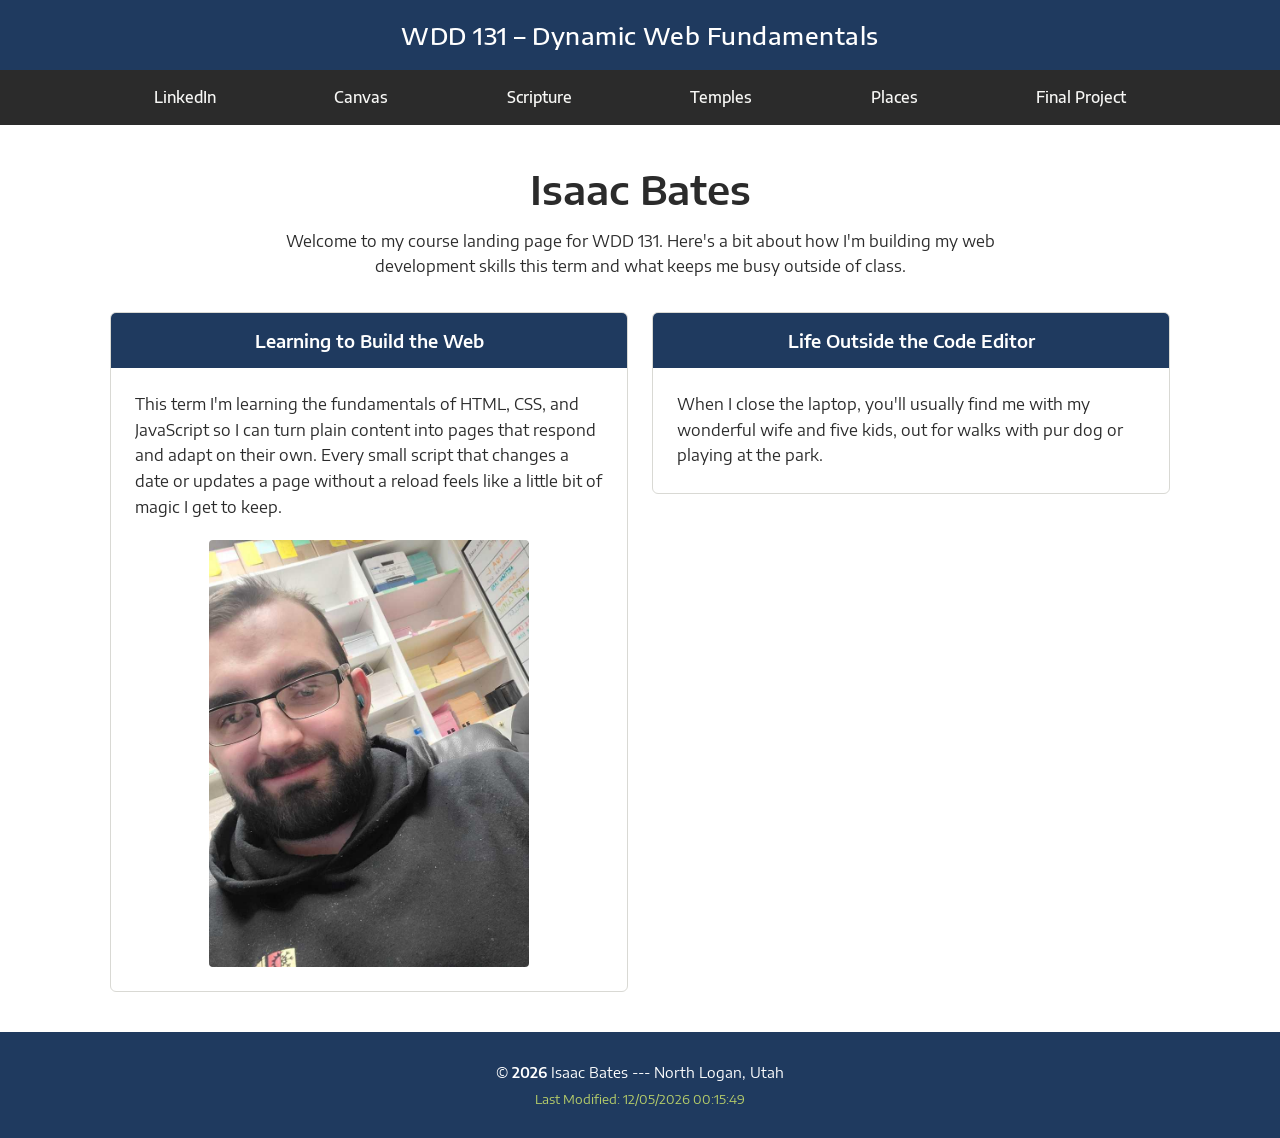
<file: index.html>
<!DOCTYPE html>
<html lang="en">
<head>
  <meta charset="UTF-8">
  <meta name="viewport" content="width=device-width, initial-scale=1.0">
  <title>WDD 131 – Dynamic Web Fundamentals – Isaac Bates</title>
  <meta name="description" content="WDD 131 – Dynamic Web Fundamentals course landing page for Isaac Bates, learning HTML, CSS, and JavaScript fundamentals.">
  <meta name="author" content="Isaac Bates">

  <link rel="preconnect" href="https://fonts.googleapis.com">
  <link rel="preconnect" href="https://fonts.gstatic.com" crossorigin>
  <link href="https://fonts.googleapis.com/css2?family=Encode+Sans+Semi+Expanded:wght@400;500;600;700&display=swap" rel="stylesheet">

  <link rel="stylesheet" href="styles/base.css">
  <script src="scripts/getdates.js" defer></script>
</head>
<body>

  <header>
    <span id="course-title">WDD 131 – Dynamic Web Fundamentals</span>
    <nav>
      <ul>
        <li><a href="https://www.linkedin.com/in/isaac-bates843431" target="_blank" rel="noopener">LinkedIn</a></li>
        <li><a href="https://byupw.instructure.com/" target="_blank" rel="noopener">Canvas</a></li>
        <li><a href="https://www.churchofjesuschrist.org/study/scriptures/bofm/2-ne/2?lang=eng&id=p25#p25" target="_blank" rel="noopener">Scripture</a></li>
        <li><a href="temples.html" target="_blank" rel="noopener">Temples</a></li>
        <li><a href="place.html" target="_blank" rel="noopener">Places</a></li>
        <li><a href="final-project/index.html">Final Project</a></li>
      </ul>
    </nav>
  </header>

  <main>
    <h1>Isaac Bates</h1>
    <p class="intro">Welcome to my course landing page for WDD 131. Here's a bit about how I'm building my web development skills this term and what keeps me busy outside of class.</p>

    <div class="cards-grid">
      <section class="card">
        <h2>Learning to Build the Web</h2>
        <div class="card-body">
          <p>This term I'm learning the fundamentals of HTML, CSS, and JavaScript so I can turn plain content into pages that respond and adapt on their own. Every small script that changes a date or updates a page without a reload feels like a little bit of magic I get to keep.</p>
          <img src="images/profile.jpg" alt="Isaac Bates Profile picture" width="320" height="320" loading="lazy">
        </div>
      </section>

      <section class="card">
        <h2>Life Outside the Code Editor</h2>
        <div class="card-body">
          <p>When I close the laptop, you'll usually find me with my wonderful wife and five kids, out for walks with pur dog or playing at the park.</p>
        </div>
      </section>
    </div>
  </main>

  <footer>
    <p>&copy; <span id="currentyear"></span> Isaac Bates --- North Logan, Utah</p>
    <p id="lastModified"></p>
  </footer>

</body>
</html>
</file>
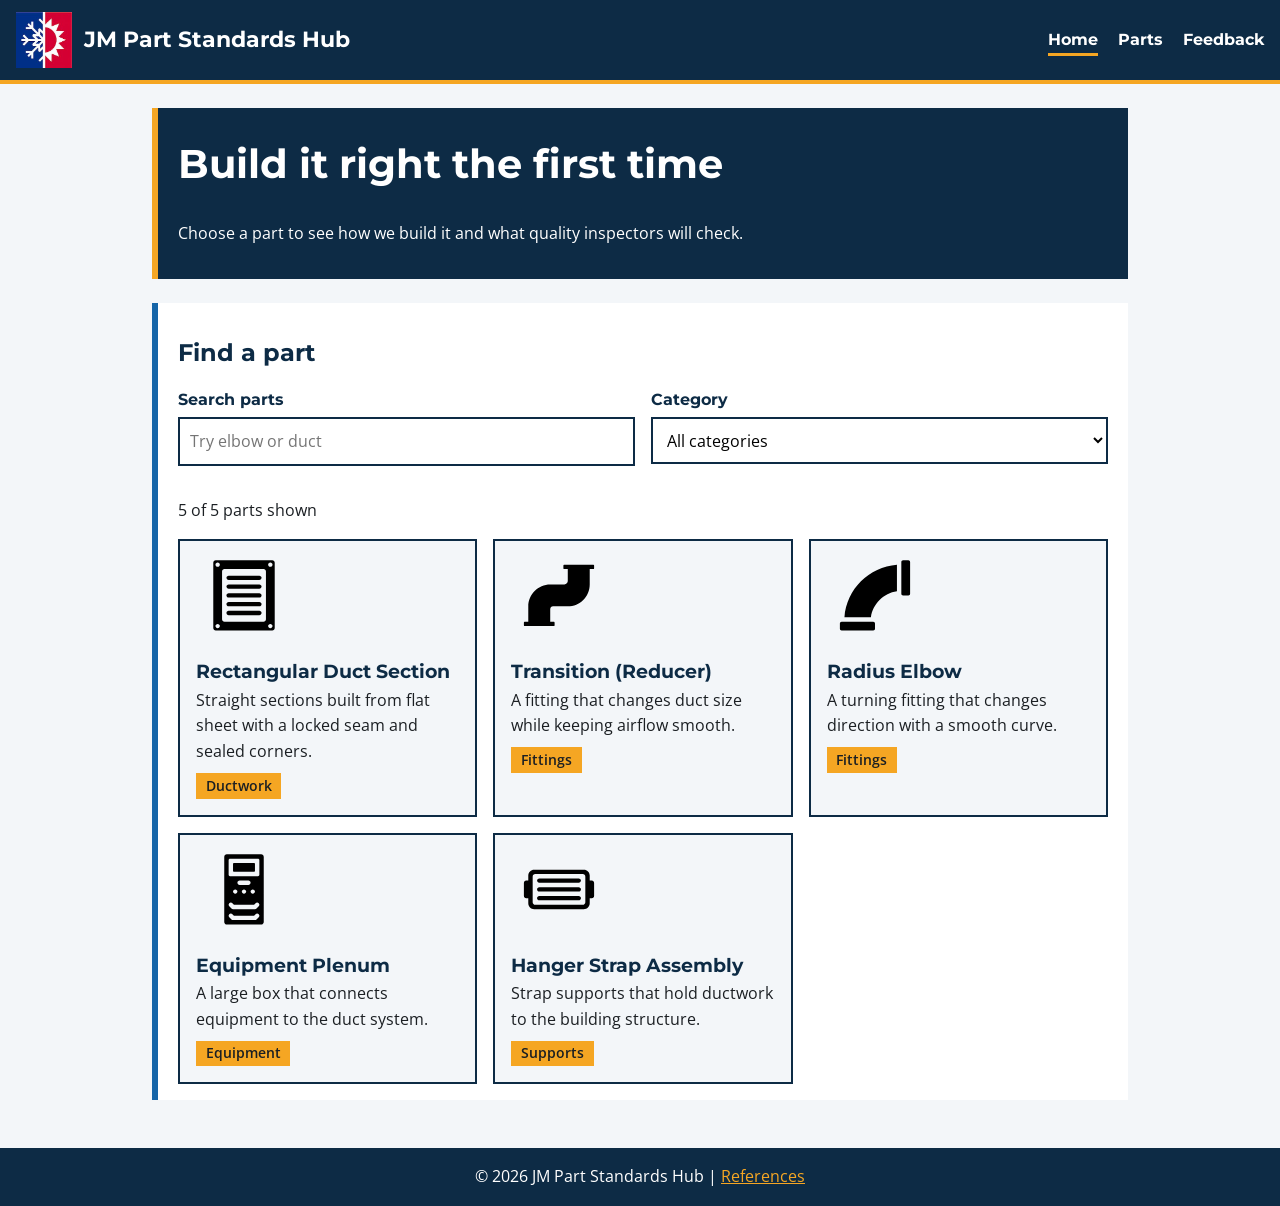
<file: project/index.html>
<!DOCTYPE html>
<html lang="en">
<head>
  <meta charset="UTF-8">
  <meta name="viewport" content="width=device-width, initial-scale=1">
  <meta name="description" content="Pick a part and see the build standards and quality requirements for it.">
  <title>JM Part Standards Hub | Home</title>
  <link rel="icon" href="images/logo.jpg" type="image/jpeg">
  <link rel="preconnect" href="https://fonts.googleapis.com">
  <link rel="preconnect" href="https://fonts.gstatic.com" crossorigin>
  <link href="https://fonts.googleapis.com/css2?family=Montserrat:wght@600;700&family=Open+Sans:wght@400;600&display=swap" rel="stylesheet">
  <link rel="stylesheet" href="styles/main.css">
</head>
<body data-page="home">
  <header>
    <a class="brand" href="index.html"><img src="images/logo.jpg" alt="" width="56" height="56"><span>JM Part Standards Hub</span></a>
    <nav aria-label="Main">
      <ul>
        <li><a href="index.html" aria-current="page">Home</a></li>
        <li><a href="index.html#parts">Parts</a></li>
        <li><a href="contact.html">Feedback</a></li>
      </ul>
    </nav>
  </header>
  <main>
    <section class="hero">
      <h1>Build it right the first time</h1>
      <p>Choose a part to see how we build it and what quality inspectors will check.</p>
    </section>
    <section id="recent" hidden>
      <h2>Recently viewed</h2>
      <ul id="recent-list" class="inline-list"></ul>
    </section>
    <section id="parts">
      <h2>Find a part</h2>
      <form class="filters" role="search" onsubmit="return false">
        <div>
          <label for="search">Search parts</label>
          <input type="search" id="search" name="search" placeholder="Try elbow or duct">
        </div>
        <div>
          <label for="category">Category</label>
          <select id="category" name="category"></select>
        </div>
      </form>
      <p id="status" role="status"></p>
      <ul id="part-list" class="grid"></ul>
    </section>
  </main>
  <footer>
    <p>&copy; 2026 JM Part Standards Hub | <a href="references.html">References</a></p>
  </footer>
  <script src="scripts/parts.js"></script>
  <script src="scripts/main.js"></script>
</body>
</html>
</file>
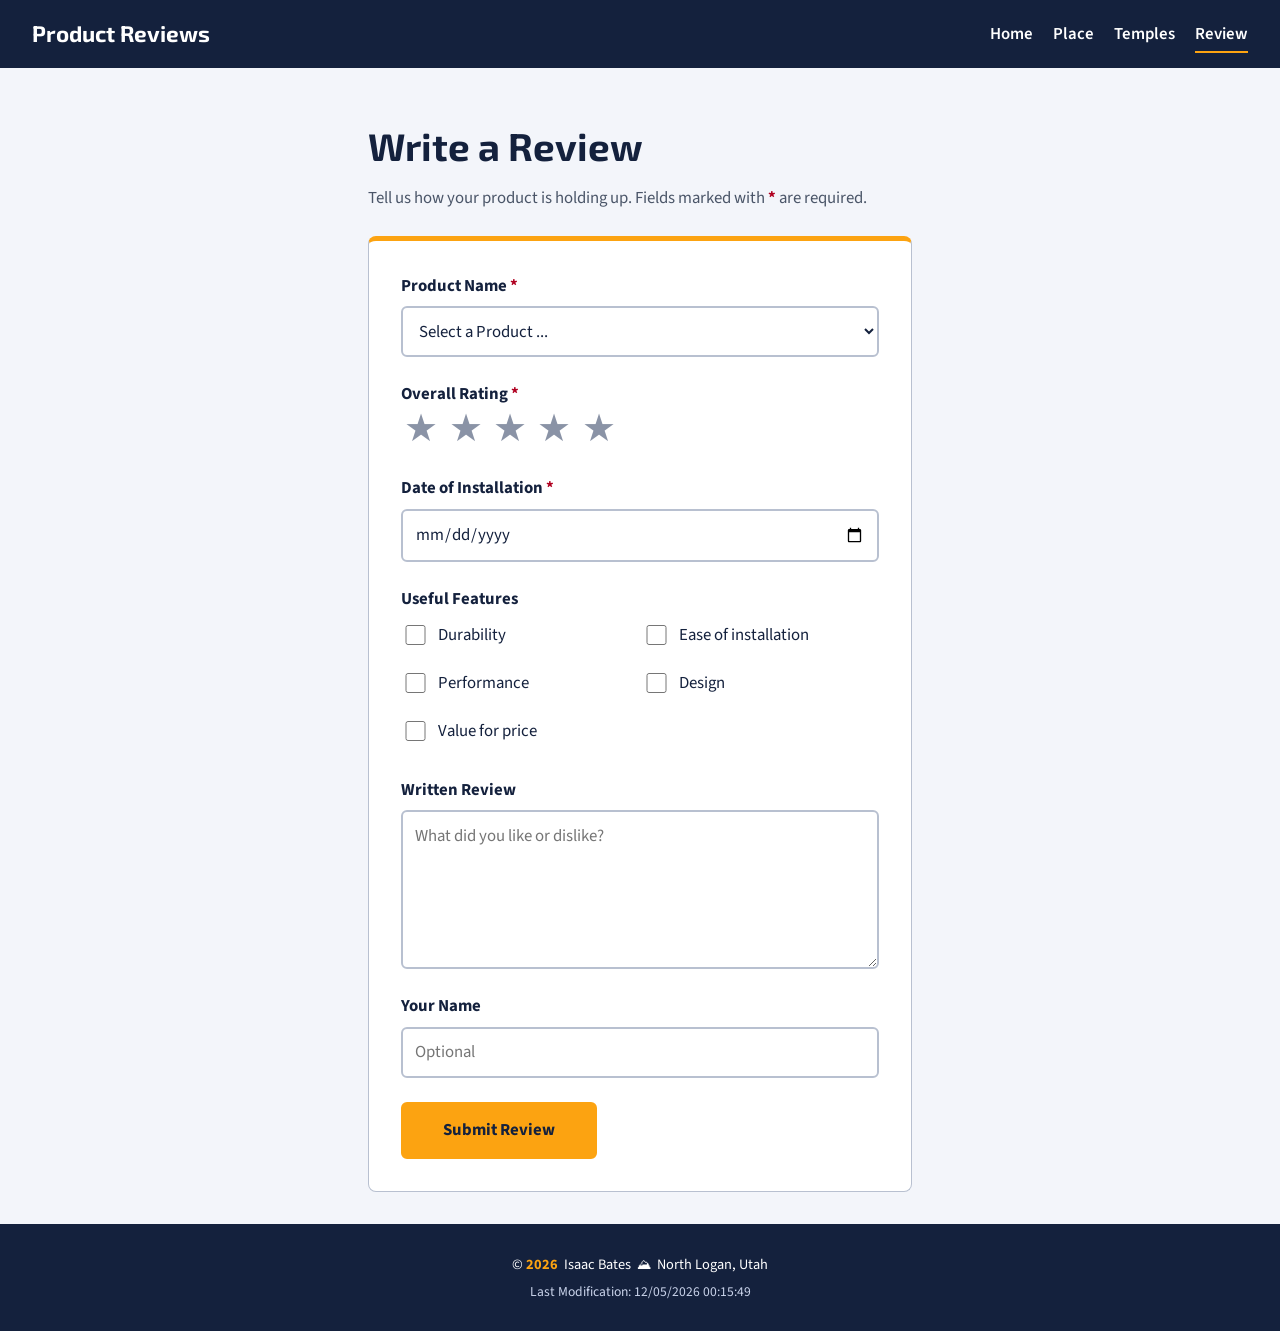
<file: form.html>
<!DOCTYPE html>
<html lang="en">
<head>
  <meta charset="UTF-8">
  <meta name="viewport" content="width=device-width, initial-scale=1.0">
  <title>Product Review Form | WDD 131 – Isaac Bates</title>
  <meta name="description" content="Share your experience with a product by submitting a review. Built for WDD 131 – Dynamic Web Fundamentals by Isaac Bates.">
  <meta name="author" content="Isaac Bates">

  <link rel="preconnect" href="https://fonts.googleapis.com">
  <link rel="preconnect" href="https://fonts.gstatic.com" crossorigin>
  <link href="https://fonts.googleapis.com/css2?family=Exo+2:wght@600;700&family=Source+Sans+3:wght@400;600;700&display=swap" rel="stylesheet">

  <link rel="stylesheet" href="styles/form.css">
  <script src="scripts/products.js" defer></script>
  <script src="scripts/form.js" defer></script>
</head>
<body>

  <header>
    <span class="site-title">Product Reviews</span>
    <nav>
      <ul>
        <li><a href="index.html">Home</a></li>
        <li><a href="place.html">Place</a></li>
        <li><a href="filtered-temples.html">Temples</a></li>
        <li><a href="form.html" aria-current="page">Review</a></li>
      </ul>
    </nav>
  </header>

  <main>
    <h1>Write a Review</h1>
    <p class="lead">Tell us how your product is holding up. Fields marked with <span class="req" aria-hidden="true">*</span><span class="visually-hidden">an asterisk</span> are required.</p>

    <form action="review.html" method="get">

      <div class="field">
        <label for="productName">Product Name <span class="req" aria-hidden="true">*</span></label>
        <select id="productName" name="productName" required>
          <option value="" disabled selected>Select a Product ...</option>
        </select>
      </div>

      <fieldset class="field rating">
        <legend>Overall Rating <span class="req" aria-hidden="true">*</span></legend>
        <div class="stars">
          <span class="star">
            <input type="radio" id="rating1" name="rating" value="1" required>
            <label for="rating1"><span class="visually-hidden">1 star</span><span aria-hidden="true">&starf;</span></label>
          </span>
          <span class="star">
            <input type="radio" id="rating2" name="rating" value="2" required>
            <label for="rating2"><span class="visually-hidden">2 stars</span><span aria-hidden="true">&starf;</span></label>
          </span>
          <span class="star">
            <input type="radio" id="rating3" name="rating" value="3" required>
            <label for="rating3"><span class="visually-hidden">3 stars</span><span aria-hidden="true">&starf;</span></label>
          </span>
          <span class="star">
            <input type="radio" id="rating4" name="rating" value="4" required>
            <label for="rating4"><span class="visually-hidden">4 stars</span><span aria-hidden="true">&starf;</span></label>
          </span>
          <span class="star">
            <input type="radio" id="rating5" name="rating" value="5" required>
            <label for="rating5"><span class="visually-hidden">5 stars</span><span aria-hidden="true">&starf;</span></label>
          </span>
        </div>
      </fieldset>

      <div class="field">
        <label for="installdate">Date of Installation <span class="req" aria-hidden="true">*</span></label>
        <input type="date" id="installdate" name="installdate" required>
      </div>

      <fieldset class="field">
        <legend>Useful Features</legend>
        <div class="checks">
          <div class="check">
            <input type="checkbox" id="feature-durability" name="features" value="Durability">
            <label for="feature-durability">Durability</label>
          </div>
          <div class="check">
            <input type="checkbox" id="feature-install" name="features" value="Ease of installation">
            <label for="feature-install">Ease of installation</label>
          </div>
          <div class="check">
            <input type="checkbox" id="feature-performance" name="features" value="Performance">
            <label for="feature-performance">Performance</label>
          </div>
          <div class="check">
            <input type="checkbox" id="feature-design" name="features" value="Design">
            <label for="feature-design">Design</label>
          </div>
          <div class="check">
            <input type="checkbox" id="feature-value" name="features" value="Value for price">
            <label for="feature-value">Value for price</label>
          </div>
        </div>
      </fieldset>

      <div class="field">
        <label for="review">Written Review</label>
        <textarea id="review" name="review" rows="5" placeholder="What did you like or dislike?"></textarea>
      </div>

      <div class="field">
        <label for="username">Your Name</label>
        <input type="text" id="username" name="username" autocomplete="name" placeholder="Optional">
      </div>

      <input type="submit" value="Submit Review">
    </form>
  </main>

  <footer>
    <p>&copy; <span id="currentyear"></span> &nbsp;Isaac Bates &nbsp;⛰&nbsp; North Logan, Utah</p>
    <p id="lastModified"></p>
  </footer>

</body>
</html>
</file>
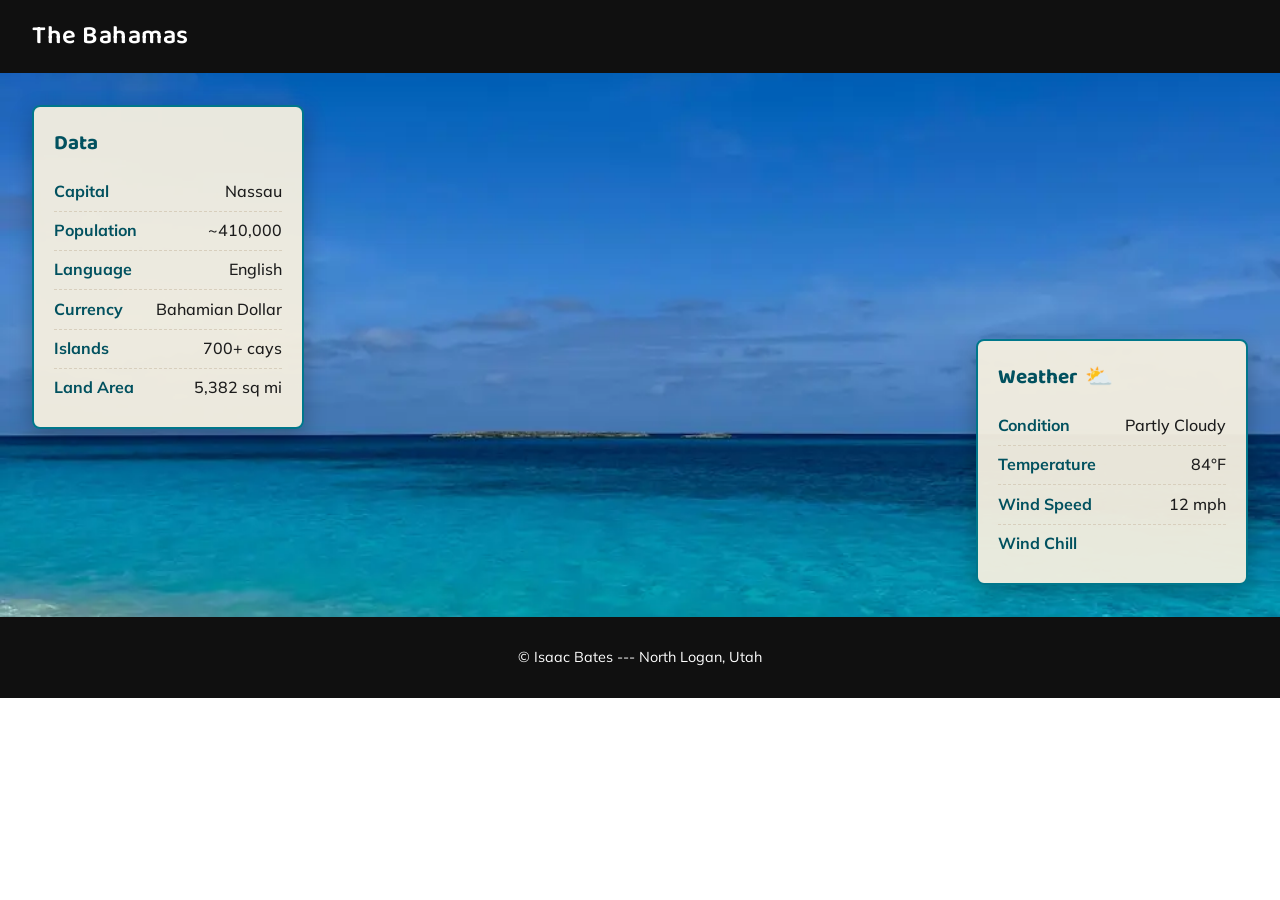
<file: place.html>
<!DOCTYPE html>
<html lang="en">
<head>
  <meta charset="UTF-8">
  <meta name="viewport" content="width=device-width, initial-scale=1.0">
  <title>The Bahamas | WDD 131 – Isaac Bates</title>
  <meta name="description" content="A page about the Bahamas, a place I've visited, built for WDD 131 – Dynamic Web Fundamentals by Isaac Bates.">
  <meta name="author" content="Isaac Bates">

  <link rel="preconnect" href="https://fonts.googleapis.com">
  <link rel="preconnect" href="https://fonts.gstatic.com" crossorigin>
  <link href="https://fonts.googleapis.com/css2?family=Baloo+2:wght@500;600;700&family=Mulish:wght@400;500;600;700&display=swap" rel="stylesheet">

  <link rel="stylesheet" href="styles/place.css">
  <script src="scripts/place.js" defer></script>
</head>
<body>

  <header>
    <h1 class="page-title">The Bahamas</h1>
  </header>

  <main>

    <section class="hero" aria-labelledby="hero-heading">
      <h2 id="hero-heading" class="visually-hidden">Hero image and key facts</h2>

      <picture>
        <source media="(min-width: 640px)" srcset="images/hero-bahamas-wide.webp 1200w" sizes="(min-width: 640px) 100vw, 100vw">
        <img src="images/hero-bahamas-mobile.webp" srcset="images/hero-bahamas-mobile.webp 900w, images/hero-bahamas-wide.webp 1600w" sizes="100vw" alt="Turquoise water, white sand, and leaning palm trees on a Bahamian beach" width="1600" height="700">
      </picture>

      <div class="info-boxes">
        <aside class="info-box data-box" id="data">
          <h2>Data</h2>
          <dl>
            <div><dt>Capital</dt><dd>Nassau</dd></div>
            <div><dt>Population</dt><dd>~410,000</dd></div>
            <div><dt>Language</dt><dd>English</dd></div>
            <div><dt>Currency</dt><dd>Bahamian Dollar</dd></div>
            <div><dt>Islands</dt><dd>700+ cays</dd></div>
            <div><dt>Land Area</dt><dd>5,382 sq mi</dd></div>
          </dl>
        </aside>

        <aside class="info-box weather-box" id="weather">
          <h2>Weather</h2>
          <img class="weather-icon-mobile" src="images/weather-icon.svg" alt="Partly cloudy weather icon" width="48" height="48">
          <dl>
            <div><dt>Condition</dt><dd>Partly Cloudy</dd></div>
            <div><dt>Temperature</dt><dd id="temperature">84&deg;F</dd></div>
            <div><dt>Wind Speed</dt><dd id="windspeed">12 mph</dd></div>
            <div><dt>Wind Chill</dt><dd id="windchill"></dd></div>
          </dl>
        </aside>
      </div>
    </section>

  </main>

  <footer>
    <p>&copy; <span id="currentyear"></span> Isaac Bates --- North Logan, Utah</p>
    <p id="lastModified"></p>
  </footer>

</body>
</html>
</file>
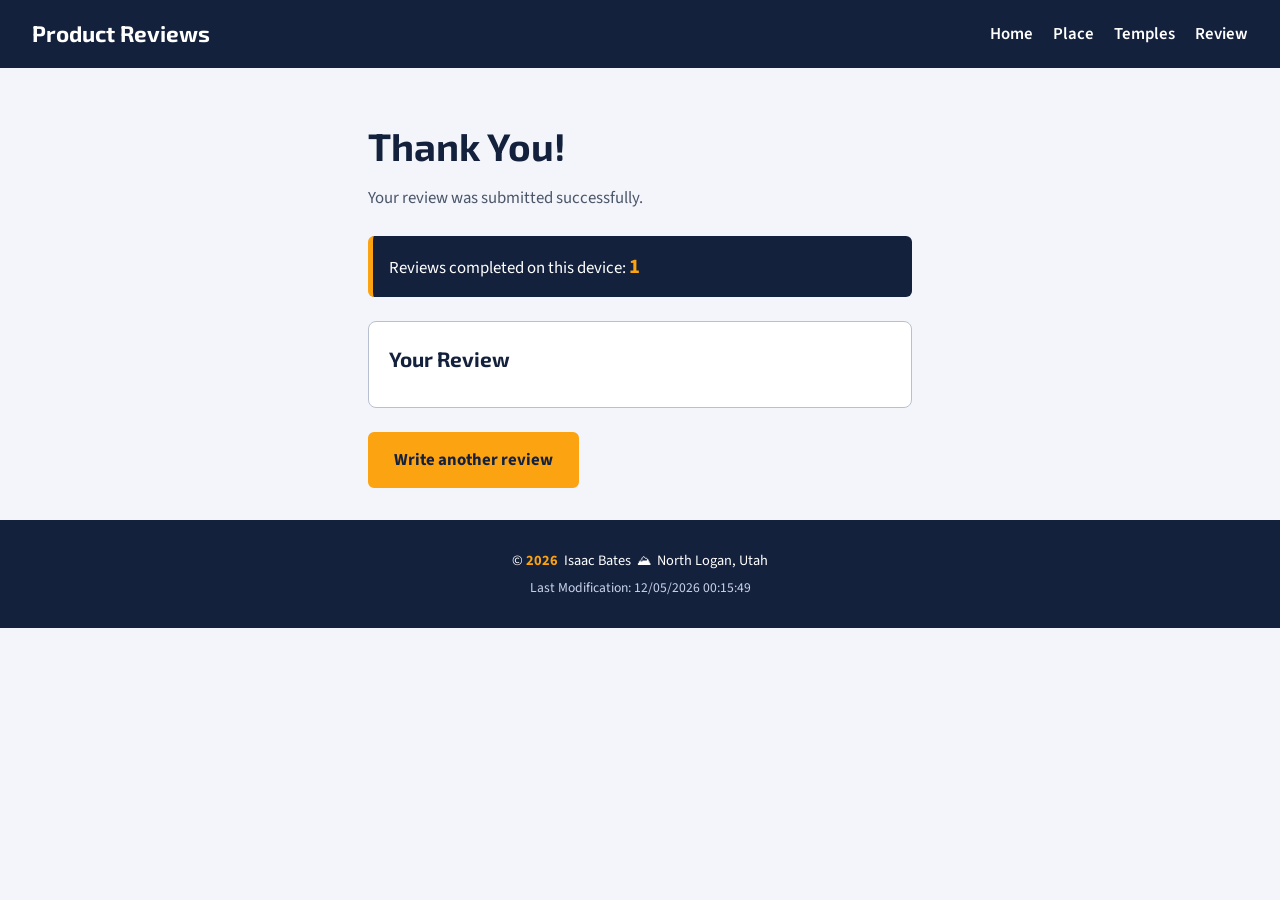
<file: review.html>
<!DOCTYPE html>
<html lang="en">
<head>
  <meta charset="UTF-8">
  <meta name="viewport" content="width=device-width, initial-scale=1.0">
  <title>Review Submitted | WDD 131 – Isaac Bates</title>
  <meta name="description" content="Confirmation that your product review was submitted. Built for WDD 131 – Dynamic Web Fundamentals by Isaac Bates.">
  <meta name="author" content="Isaac Bates">

  <link rel="preconnect" href="https://fonts.googleapis.com">
  <link rel="preconnect" href="https://fonts.gstatic.com" crossorigin>
  <link href="https://fonts.googleapis.com/css2?family=Exo+2:wght@600;700&family=Source+Sans+3:wght@400;600;700&display=swap" rel="stylesheet">

  <link rel="stylesheet" href="styles/form.css">
  <script src="scripts/products.js" defer></script>
  <script src="scripts/review.js" defer></script>
</head>
<body>

  <header>
    <span class="site-title">Product Reviews</span>
    <nav>
      <ul>
        <li><a href="index.html">Home</a></li>
        <li><a href="place.html">Place</a></li>
        <li><a href="filtered-temples.html">Temples</a></li>
        <li><a href="form.html">Review</a></li>
      </ul>
    </nav>
  </header>

  <main>
    <h1>Thank You!</h1>
    <p class="lead">Your review was submitted successfully.</p>

    <p class="counter">Reviews completed on this device: <strong id="review-count">0</strong></p>

    <section class="summary-card" aria-labelledby="summary-heading">
      <h2 id="summary-heading">Your Review</h2>
      <dl id="summary"></dl>
    </section>

    <p><a class="button-link" href="form.html">Write another review</a></p>
  </main>

  <footer>
    <p>&copy; <span id="currentyear"></span> &nbsp;Isaac Bates &nbsp;⛰&nbsp; North Logan, Utah</p>
    <p id="lastModified"></p>
  </footer>

</body>
</html>
</file>
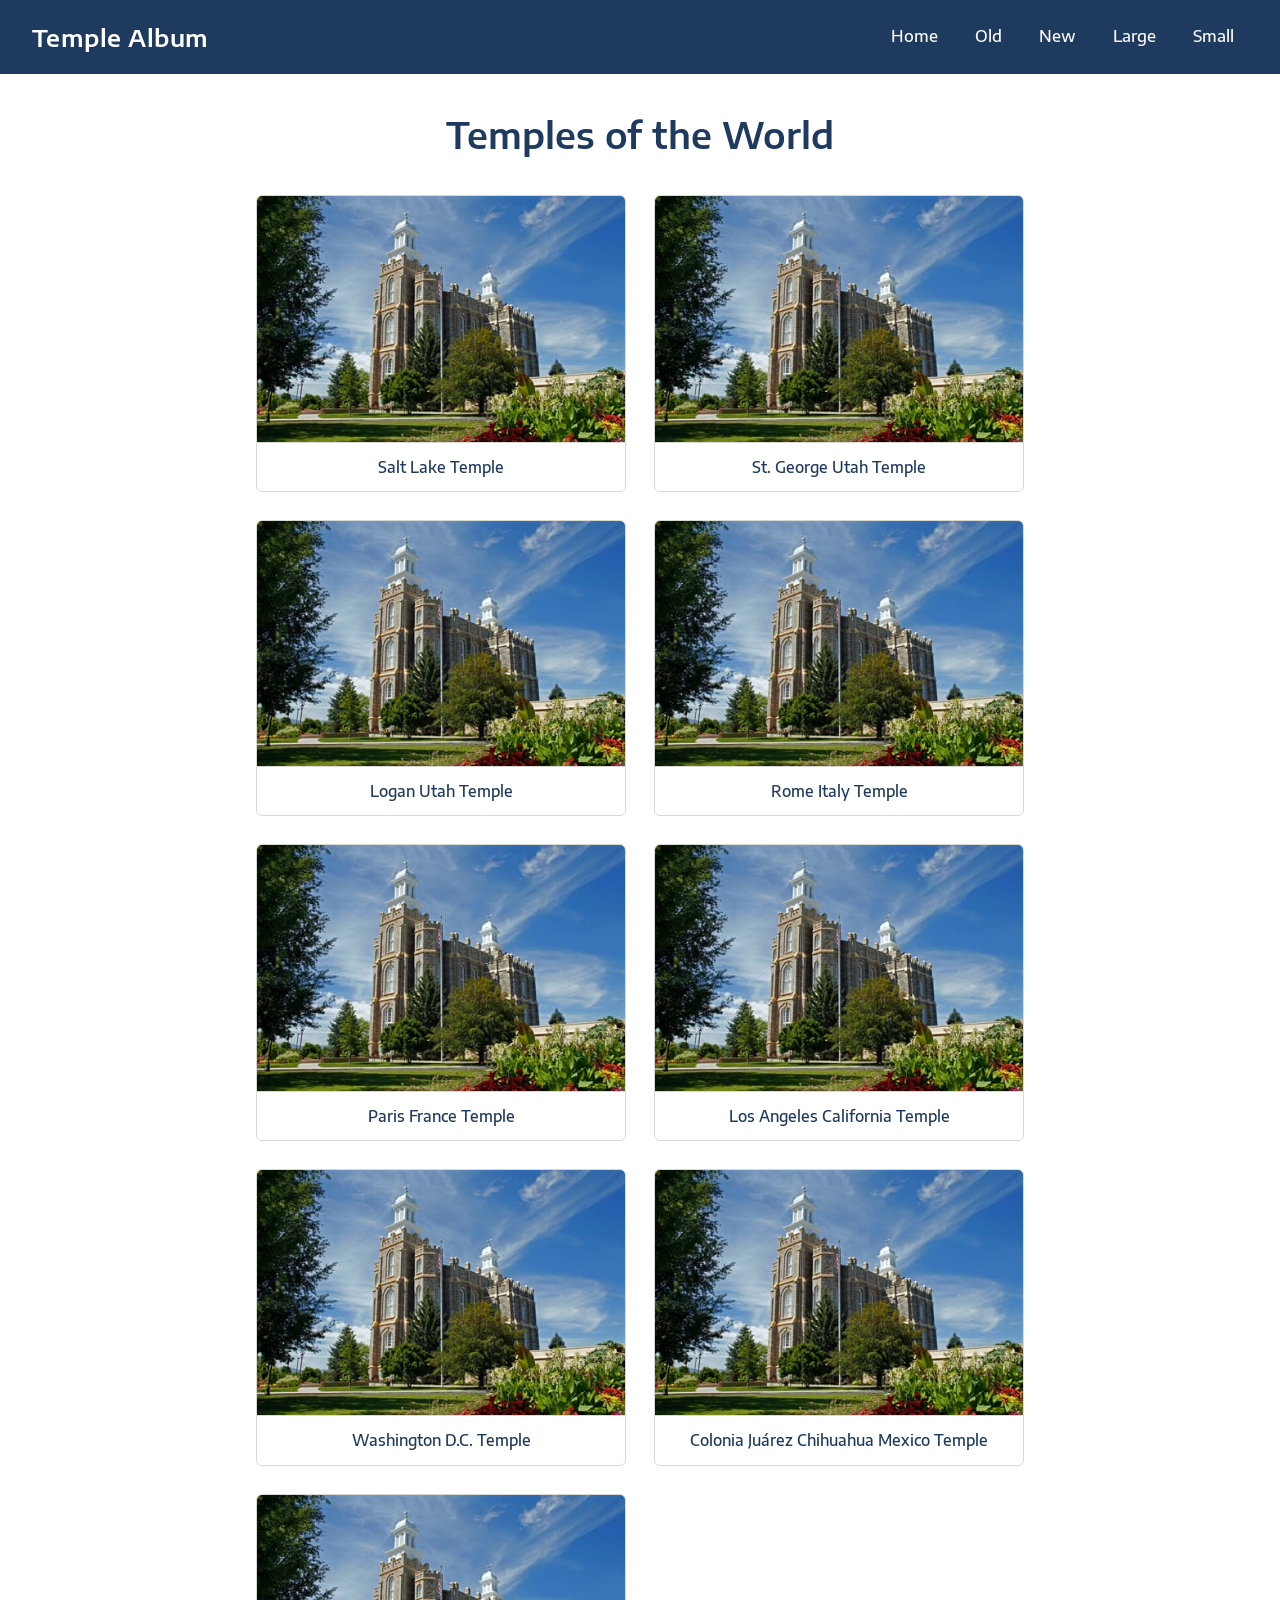
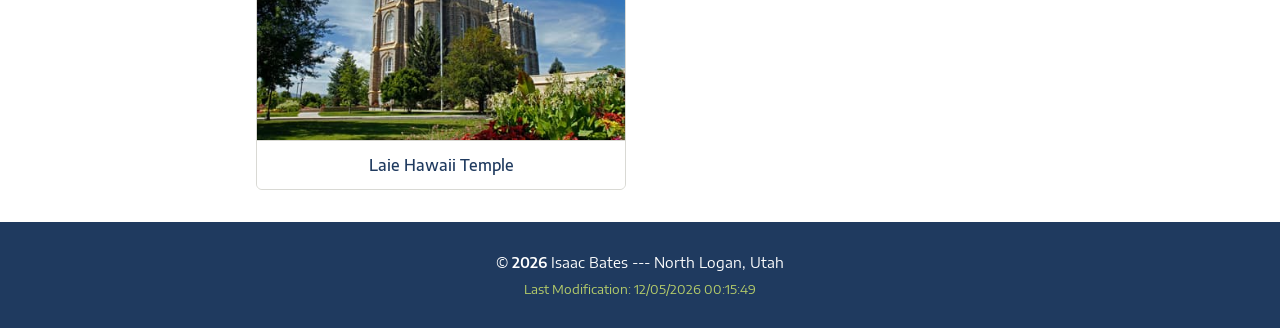
<file: temples.html>
<!DOCTYPE html>
<html lang="en">
<head>
  <meta charset="UTF-8">
  <meta name="viewport" content="width=device-width, initial-scale=1.0">
  <title>Temple Album | WDD 131 – Isaac Bates</title>
  <meta name="description" content="A responsive temple picture album built for WDD 131 – Dynamic Web Fundamentals by Isaac Bates, featuring temples from around the world.">
  <meta name="author" content="Isaac Bates">

  <link rel="preconnect" href="https://fonts.googleapis.com">
  <link rel="preconnect" href="https://fonts.gstatic.com" crossorigin>
  <link href="https://fonts.googleapis.com/css2?family=Encode+Sans+Semi+Expanded:wght@400;500;600;700&display=swap" rel="stylesheet">

  <link rel="stylesheet" href="styles/temples.css">
  <link rel="stylesheet" href="styles/temples-large.css">
  <script src="scripts/temples.js" defer></script>
</head>
<body>

  <header>
    <span class="site-title">Temple Album</span>
    <button id="menu" aria-label="Toggle navigation menu" aria-expanded="false" aria-controls="primary-nav"></button>
    <nav id="primary-nav">
      <ul>
        <li><a href="index.html">Home</a></li>
        <li><a href="#old">Old</a></li>
        <li><a href="#new">New</a></li>
        <li><a href="#large">Large</a></li>
        <li><a href="#small">Small</a></li>
      </ul>
    </nav>
  </header>

  <main>
    <h1>Temples of the World</h1>

    <div class="album">
      <figure>
        <img src="images/temple-placeholder.jpg" alt="Salt Lake Temple" width="600" height="400" loading="lazy">
        <figcaption>Salt Lake Temple</figcaption>
      </figure>

      <figure id="old">
        <img src="images/temple-placeholder.jpg" alt="St. George Utah Temple" width="600" height="400" loading="lazy">
        <figcaption>St. George Utah Temple</figcaption>
      </figure>

      <figure>
        <img src="images/temple-placeholder.jpg" alt="Logan Utah Temple" width="600" height="400" loading="lazy">
        <figcaption>Logan Utah Temple</figcaption>
      </figure>

      <figure id="new">
        <img src="images/temple-placeholder.jpg" alt="Rome Italy Temple" width="600" height="400" loading="lazy">
        <figcaption>Rome Italy Temple</figcaption>
      </figure>

      <figure>
        <img src="images/temple-placeholder.jpg" alt="Paris France Temple" width="600" height="400" loading="lazy">
        <figcaption>Paris France Temple</figcaption>
      </figure>

      <figure id="large">
        <img src="images/temple-placeholder.jpg" alt="Los Angeles California Temple" width="600" height="400" loading="lazy">
        <figcaption>Los Angeles California Temple</figcaption>
      </figure>

      <figure>
        <img src="images/temple-placeholder.jpg" alt="Washington D.C. Temple" width="600" height="400" loading="lazy">
        <figcaption>Washington D.C. Temple</figcaption>
      </figure>

      <figure id="small">
        <img src="images/temple-placeholder.jpg" alt="Colonia Juárez Chihuahua Mexico Temple" width="600" height="400" loading="lazy">
        <figcaption>Colonia Juárez Chihuahua Mexico Temple</figcaption>
      </figure>

      <figure>
        <img src="images/temple-placeholder.jpg" alt="Laie Hawaii Temple" width="600" height="400" loading="lazy">
        <figcaption>Laie Hawaii Temple</figcaption>
      </figure>
    </div>
  </main>

  <footer>
    <p>&copy; <span id="currentyear"></span> Isaac Bates --- North Logan, Utah</p>
    <p id="lastModified"></p>
  </footer>

</body>
</html>
</file>
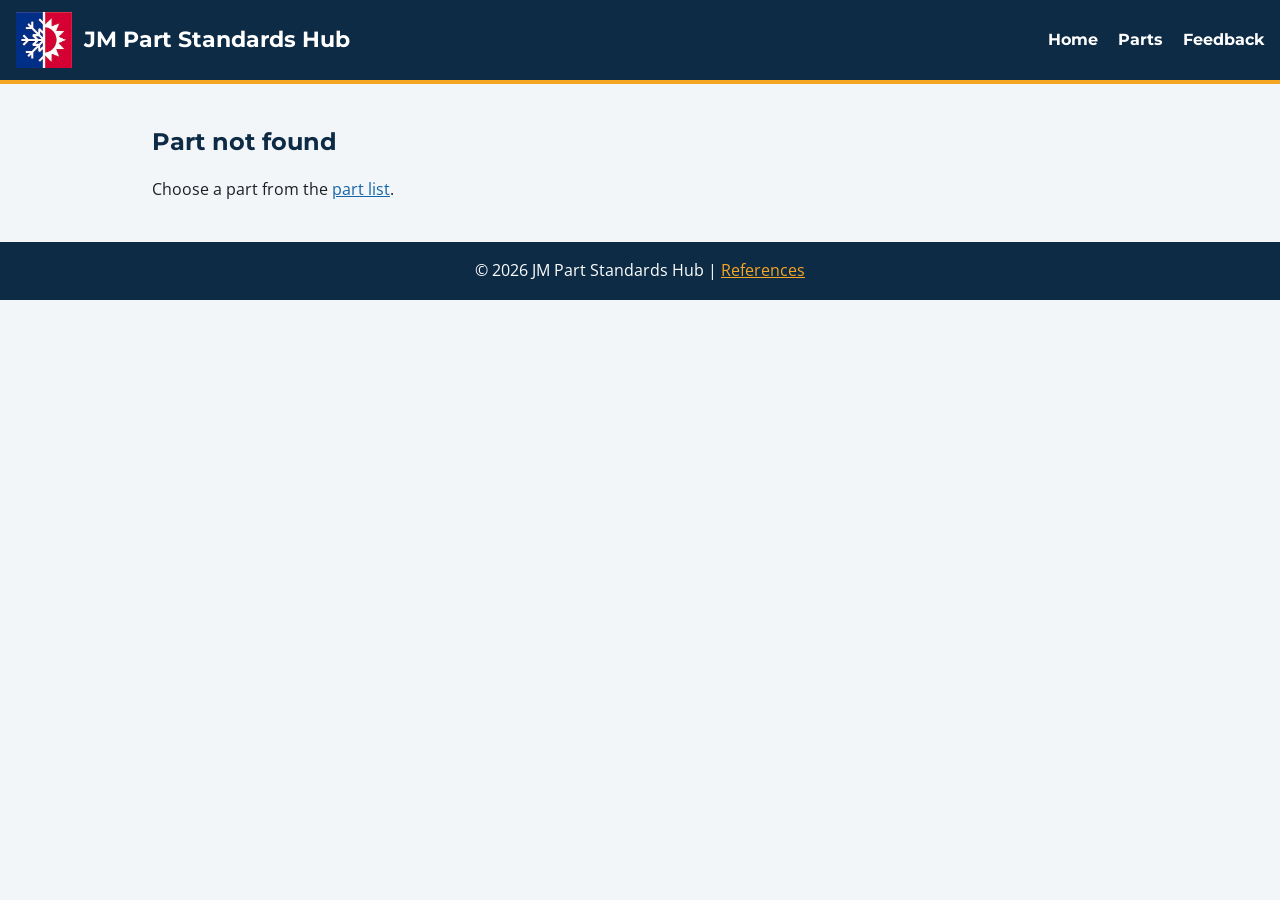
<file: project/part.html>
<!DOCTYPE html>
<html lang="en">
<head>
  <meta charset="UTF-8">
  <meta name="viewport" content="width=device-width, initial-scale=1">
  <meta name="description" content="Build standards and quality checklist for a selected part.">
  <title>JM Part Standards Hub | Part Standards</title>
  <link rel="icon" href="images/logo.jpg" type="image/jpeg">
  <link rel="preconnect" href="https://fonts.googleapis.com">
  <link rel="preconnect" href="https://fonts.gstatic.com" crossorigin>
  <link href="https://fonts.googleapis.com/css2?family=Montserrat:wght@600;700&family=Open+Sans:wght@400;600&display=swap" rel="stylesheet">
  <link rel="stylesheet" href="styles/main.css">
</head>
<body data-page="part">
  <header>
    <a class="brand" href="index.html"><img src="images/logo.jpg" alt="" width="56" height="56"><span>JM Part Standards Hub</span></a>
    <nav aria-label="Main">
      <ul>
        <li><a href="index.html">Home</a></li>
        <li><a href="index.html#parts">Parts</a></li>
        <li><a href="contact.html">Feedback</a></li>
      </ul>
    </nav>
  </header>
  <main id="part-content">
    <p><a href="index.html#parts">Back to all parts</a></p>
    <h1 id="part-name">Part standards</h1>
    <p id="part-summary"></p>
    <section>
      <h2>Build standards</h2>
      <ol id="standards"></ol>
    </section>
    <section>
      <h2>Quality checklist</h2>
      <p>Your progress is saved on this device.</p>
      <ul id="checklist" class="checklist"></ul>
      <p id="progress" role="status"></p>
      <button type="button" id="reset">Clear checklist</button>
    </section>
  </main>
  <footer>
    <p>&copy; 2026 JM Part Standards Hub | <a href="references.html">References</a></p>
  </footer>
  <script src="scripts/parts.js"></script>
  <script src="scripts/main.js"></script>
</body>
</html>
</file>
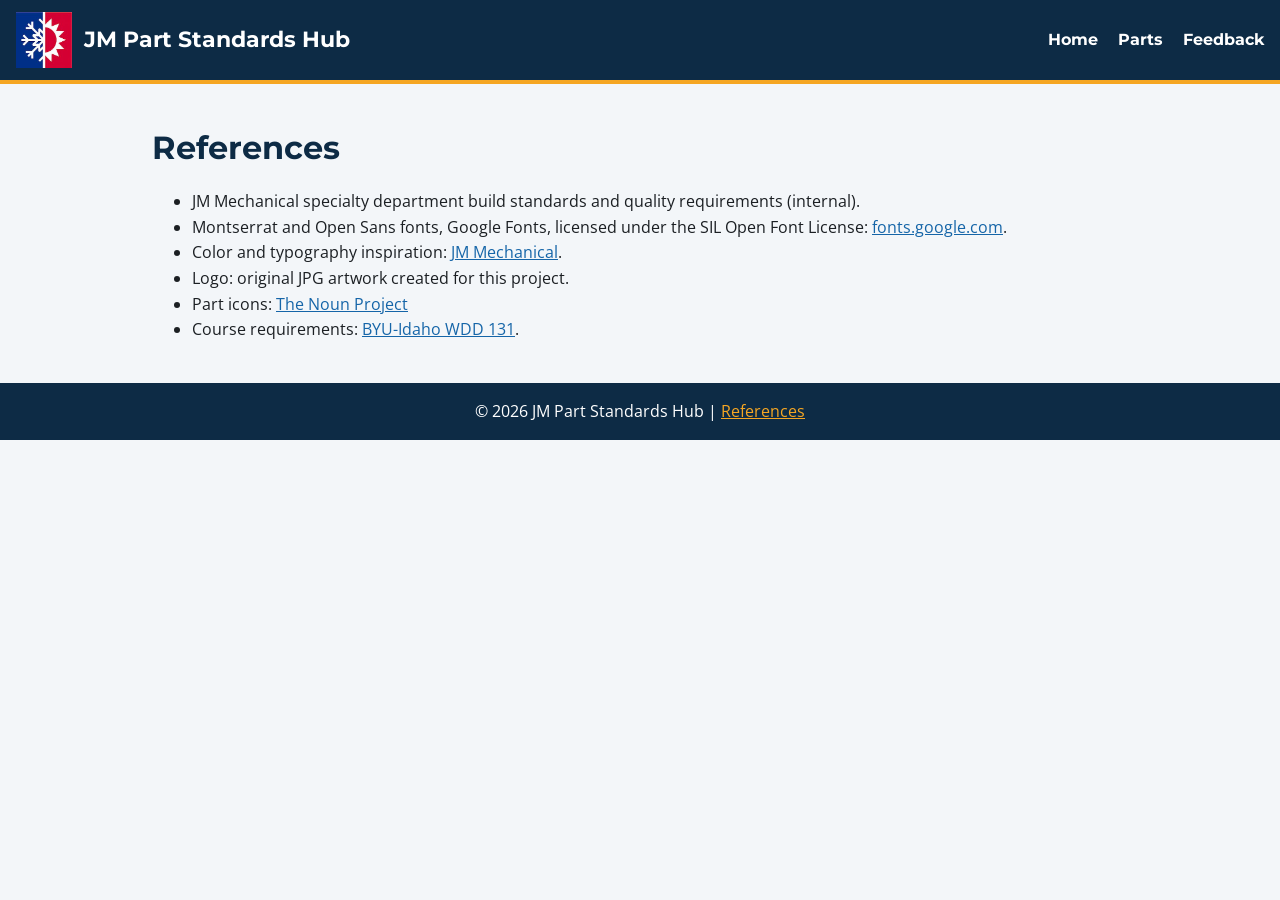
<file: project/references.html>
<!DOCTYPE html>
<html lang="en">
<head>
  <meta charset="UTF-8">
  <meta name="viewport" content="width=device-width, initial-scale=1">
  <meta name="description" content="Sources for the content, fonts, and images used on this site.">
  <title>JM Part Standards Hub | References</title>
  <link rel="icon" href="images/logo.jpg" type="image/jpeg">
  <link rel="preconnect" href="https://fonts.googleapis.com">
  <link rel="preconnect" href="https://fonts.gstatic.com" crossorigin>
  <link href="https://fonts.googleapis.com/css2?family=Montserrat:wght@600;700&family=Open+Sans:wght@400;600&display=swap" rel="stylesheet">
  <link rel="stylesheet" href="styles/main.css">
</head>
<body data-page="references">
  <header>
    <a class="brand" href="index.html"><img src="images/logo.jpg" alt="" width="56" height="56"><span>JM Part Standards Hub</span></a>
    <nav aria-label="Main">
      <ul>
        <li><a href="index.html">Home</a></li>
        <li><a href="index.html#parts">Parts</a></li>
        <li><a href="contact.html">Feedback</a></li>
      </ul>
    </nav>
  </header>
  <main>
    <h1>References</h1>
    <ul>
      <li>JM Mechanical specialty department build standards and quality requirements (internal).</li>
      <li>Montserrat and Open Sans fonts, Google Fonts, licensed under the SIL Open Font License: <a href="https://fonts.google.com/">fonts.google.com</a>.</li>
      <li>Color and typography inspiration: <a href="https://www.jmmech.com/">JM Mechanical</a>.</li>
      <li>Logo: original JPG artwork created for this project.</li>
      <li>Part icons: <a href="https://thenounproject.com/browse/collection-icon/ventilation-and-cooling-glyph-icons-62279/.">The Noun Project</a></li>
      <li>Course requirements: <a href="https://byui-cse.github.io/wdd131-ww-course/">BYU-Idaho WDD 131</a>.</li>
    </ul>
  </main>
  <footer>
    <p>&copy; 2026 JM Part Standards Hub | <a href="references.html">References</a></p>
  </footer>
</body>
</html>
</file>
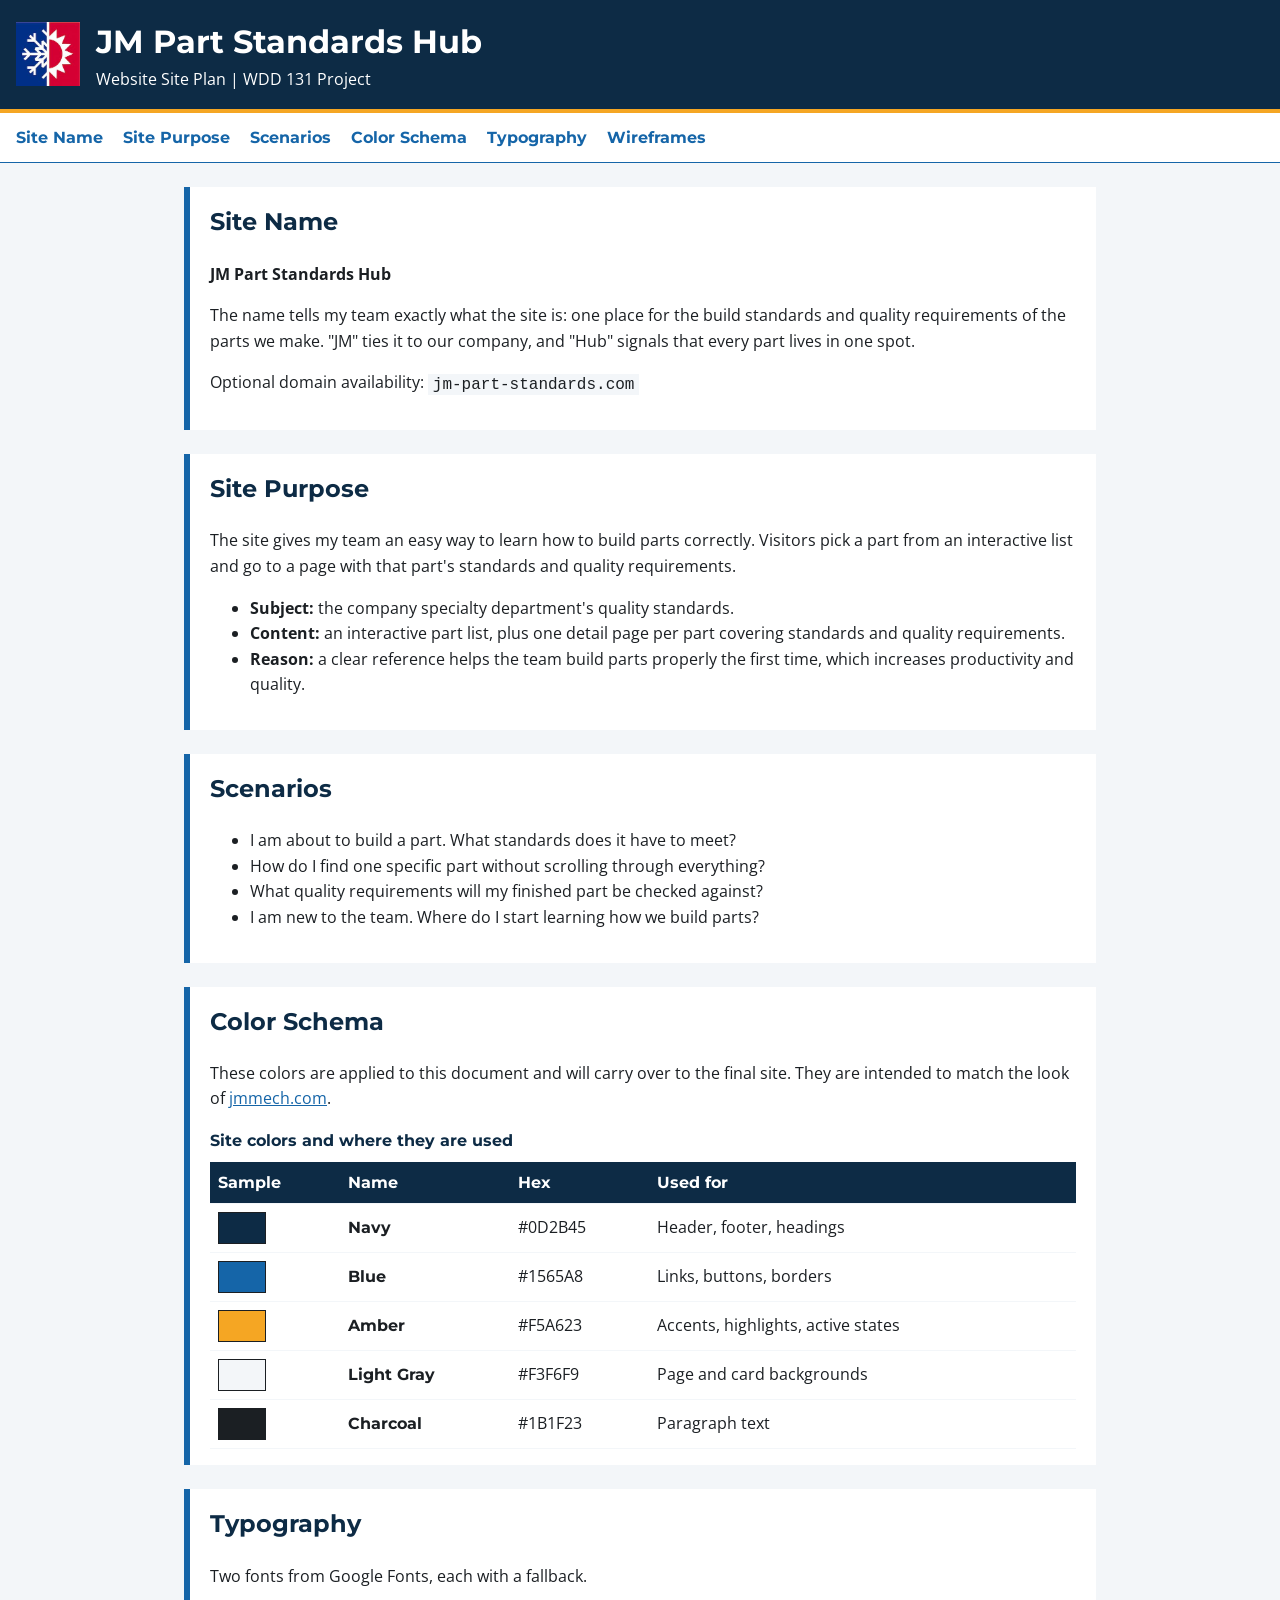
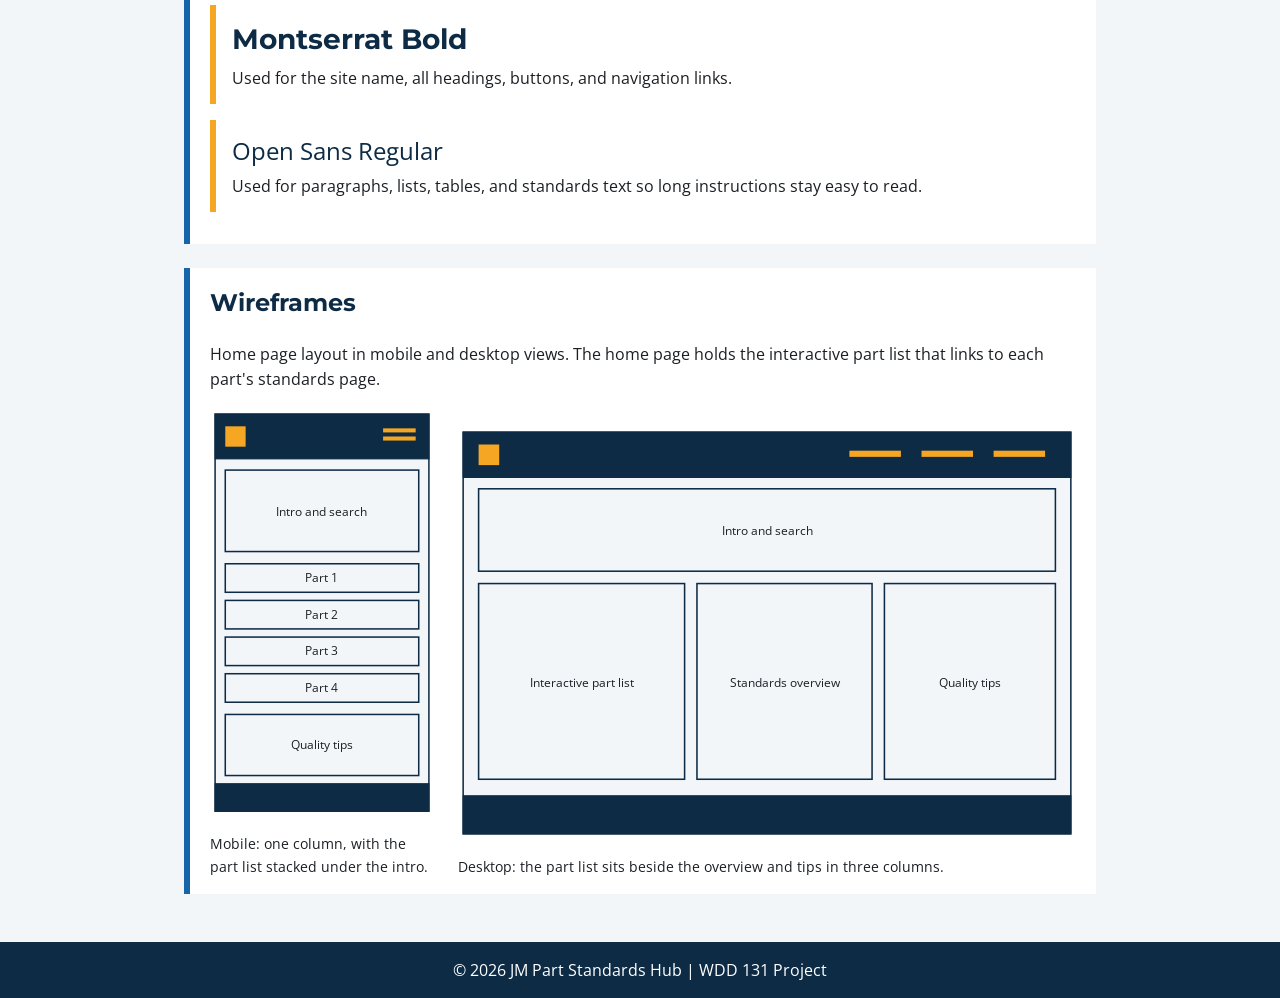
<file: project/siteplan.html>
<!DOCTYPE html>
<html lang="en">
<head>
  <meta charset="UTF-8">
  <meta name="viewport" content="width=device-width, initial-scale=1">
  <meta name="description" content="Site plan for the JM Part Standards Hub: purpose, scenarios, color schema, typography, and wireframes.">
  <meta name="author" content="Isaac Bates">
  <title>JM Part Standards Hub | Site Plan</title>
  <link rel="icon" href="images/logo.jpg" type="image/jpeg">
  <link rel="preconnect" href="https://fonts.googleapis.com">
  <link rel="preconnect" href="https://fonts.gstatic.com" crossorigin>
  <link href="https://fonts.googleapis.com/css2?family=Montserrat:wght@600;700&family=Open+Sans:wght@400;600&display=swap" rel="stylesheet">
  <link rel="stylesheet" href="styles/siteplan.css">
</head>
<body>
  <header>
    <img src="images/logo.jpg" alt="JM Part Standards Hub logo" width="64" height="64">
    <div>
      <h1>JM Part Standards Hub</h1>
      <p>Website Site Plan | WDD 131 Project</p>
    </div>
  </header>

  <nav aria-label="Site plan sections">
    <ul>
      <li><a href="#name">Site Name</a></li>
      <li><a href="#purpose">Site Purpose</a></li>
      <li><a href="#scenarios">Scenarios</a></li>
      <li><a href="#colors">Color Schema</a></li>
      <li><a href="#typography">Typography</a></li>
      <li><a href="#wireframes">Wireframes</a></li>
    </ul>
  </nav>

  <main>
    <section id="name">
      <h2>Site Name</h2>
      <p><strong>JM Part Standards Hub</strong></p>
      <p>The name tells my team exactly what the site is: one place for the build standards and quality requirements of the parts we make. "JM" ties it to our company, and "Hub" signals that every part lives in one spot.</p>
      <p>Optional domain availability: <code>jm-part-standards.com</code></p>
    </section>

    <section id="purpose">
      <h2>Site Purpose</h2>
      <p>The site gives my team an easy way to learn how to build parts correctly. Visitors pick a part from an interactive list and go to a page with that part's standards and quality requirements.</p>
      <ul>
        <li><strong>Subject:</strong> the company specialty department's quality standards.</li>
        <li><strong>Content:</strong> an interactive part list, plus one detail page per part covering standards and quality requirements.</li>
        <li><strong>Reason:</strong> a clear reference helps the team build parts properly the first time, which increases productivity and quality.</li>
      </ul>
    </section>

    <section id="scenarios">
      <h2>Scenarios</h2>
      <ul>
        <li>I am about to build a part. What standards does it have to meet?</li>
        <li>How do I find one specific part without scrolling through everything?</li>
        <li>What quality requirements will my finished part be checked against?</li>
        <li>I am new to the team. Where do I start learning how we build parts?</li>
      </ul>
    </section>

    <section id="colors">
      <h2>Color Schema</h2>
      <p>These colors are applied to this document and will carry over to the final site. They are intended to match the look of <a href="https://www.jmmech.com/">jmmech.com</a>.</p>
      <div class="table-wrap">
        <table>
          <caption>Site colors and where they are used</caption>
          <thead>
            <tr><th scope="col">Sample</th><th scope="col">Name</th><th scope="col">Hex</th><th scope="col">Used for</th></tr>
          </thead>
          <tbody>
            <tr><td><span class="swatch navy"></span></td><th scope="row">Navy</th><td>#0D2B45</td><td>Header, footer, headings</td></tr>
            <tr><td><span class="swatch blue"></span></td><th scope="row">Blue</th><td>#1565A8</td><td>Links, buttons, borders</td></tr>
            <tr><td><span class="swatch amber"></span></td><th scope="row">Amber</th><td>#F5A623</td><td>Accents, highlights, active states</td></tr>
            <tr><td><span class="swatch light"></span></td><th scope="row">Light Gray</th><td>#F3F6F9</td><td>Page and card backgrounds</td></tr>
            <tr><td><span class="swatch text"></span></td><th scope="row">Charcoal</th><td>#1B1F23</td><td>Paragraph text</td></tr>
          </tbody>
        </table>
      </div>
    </section>

    <section id="typography">
      <h2>Typography</h2>
      <p>Two fonts from Google Fonts, each with a fallback.</p>
      <div class="type-sample">
        <p class="heading-font">Montserrat Bold</p>
        <p>Used for the site name, all headings, buttons, and navigation links.</p>
      </div>
      <div class="type-sample">
        <p class="body-font">Open Sans Regular</p>
        <p>Used for paragraphs, lists, tables, and standards text so long instructions stay easy to read.</p>
      </div>
    </section>

    <section id="wireframes">
      <h2>Wireframes</h2>
      <p>Home page layout in mobile and desktop views. The home page holds the interactive part list that links to each part's standards page.</p>
      <div class="wireframes">
        <figure>
          <svg viewBox="0 0 220 400" role="img" aria-labelledby="mobile-title">
            <title id="mobile-title">Mobile home page wireframe</title>
            <rect class="wf" x="5" y="5" width="210" height="390"/>
            <rect class="wf-dark" x="5" y="5" width="210" height="44"/>
            <rect class="wf-accent" x="15" y="17" width="20" height="20"/>
            <rect class="wf-accent" x="170" y="19" width="32" height="4"/>
            <rect class="wf-accent" x="170" y="27" width="32" height="4"/>
            <rect class="wf" x="15" y="60" width="190" height="80"/>
            <text x="110" y="105" text-anchor="middle">Intro and search</text>
            <rect class="wf" x="15" y="152" width="190" height="28"/>
            <text x="110" y="170" text-anchor="middle">Part 1</text>
            <rect class="wf" x="15" y="188" width="190" height="28"/>
            <text x="110" y="206" text-anchor="middle">Part 2</text>
            <rect class="wf" x="15" y="224" width="190" height="28"/>
            <text x="110" y="242" text-anchor="middle">Part 3</text>
            <rect class="wf" x="15" y="260" width="190" height="28"/>
            <text x="110" y="278" text-anchor="middle">Part 4</text>
            <rect class="wf" x="15" y="300" width="190" height="60"/>
            <text x="110" y="334" text-anchor="middle">Quality tips</text>
            <rect class="wf-dark" x="5" y="368" width="210" height="27"/>
          </svg>
          <figcaption>Mobile: one column, with the part list stacked under the intro.</figcaption>
        </figure>
        <figure>
          <svg viewBox="0 0 600 400" role="img" aria-labelledby="desktop-title">
            <title id="desktop-title">Desktop home page wireframe</title>
            <rect class="wf" x="5" y="5" width="590" height="390"/>
            <rect class="wf-dark" x="5" y="5" width="590" height="44"/>
            <rect class="wf-accent" x="20" y="17" width="20" height="20"/>
            <rect class="wf-accent" x="380" y="23" width="50" height="6"/>
            <rect class="wf-accent" x="450" y="23" width="50" height="6"/>
            <rect class="wf-accent" x="520" y="23" width="50" height="6"/>
            <rect class="wf" x="20" y="60" width="560" height="80"/>
            <text x="300" y="105" text-anchor="middle">Intro and search</text>
            <rect class="wf" x="20" y="152" width="200" height="190"/>
            <text x="120" y="252" text-anchor="middle">Interactive part list</text>
            <rect class="wf" x="232" y="152" width="170" height="190"/>
            <text x="317" y="252" text-anchor="middle">Standards overview</text>
            <rect class="wf" x="414" y="152" width="166" height="190"/>
            <text x="497" y="252" text-anchor="middle">Quality tips</text>
            <rect class="wf-dark" x="5" y="358" width="590" height="37"/>
          </svg>
          <figcaption>Desktop: the part list sits beside the overview and tips in three columns.</figcaption>
        </figure>
      </div>
    </section>
  </main>

  <footer>
    <p>&copy; 2026 JM Part Standards Hub | WDD 131 Project</p>
  </footer>
</body>
</html>
</file>
<file: styles/base.css>
/* ==========================================================================
   WDD 131 — Home Page
   Palette: ink navy, near-black nav, warm sand, ochre accent, moss last-mod
   Type: Encode Sans Semi Expanded (headings + body)
   ========================================================================== */

:root {
  --ink-navy: #1f3a5f;
  --nav-dark: #2b2b2b;
  --sand: #f7f7f5;
  --sand-dark: #d9d9d4;
  --ochre: #c98a3e;
  --moss: #b8cf6a;
  --text: #2b2b2b;

  --font-body: "Encode Sans Semi Expanded", Arial, sans-serif;
}

* {
  box-sizing: border-box;
}

body {
  margin: 0;
  font-family: var(--font-body);
  color: var(--text);
  background-color: #ffffff;
  line-height: 1.6;
}

img {
  max-width: 100%;
  height: auto;
  display: block;
}

a {
  color: inherit;
}

/* ---------- Header ---------- */

header {
  background-color: var(--ink-navy);
  color: #ffffff;
}

#course-title {
  display: block;
  font-weight: 500;
  font-size: clamp(1.2rem, 3vw, 1.5rem);
  letter-spacing: 0.02em;
  text-align: center;
  padding: 1rem 1rem;
}

nav {
  background-color: var(--nav-dark);
}

nav ul {
  list-style: none;
  display: flex;
  justify-content: space-between;
  flex-wrap: wrap;
  gap: 0.5rem 1.5rem;
  margin: 0;
  padding: 0.9rem clamp(1rem, 6vw, 4rem);
  max-width: 1100px;
  margin-inline: auto;
}

nav a {
  position: relative;
  text-decoration: none;
  font-weight: 500;
  font-size: 0.95rem;
  color: var(--sand);
  padding-bottom: 0.3rem;
}

nav a::after {
  content: "";
  position: absolute;
  left: 0;
  bottom: 0;
  width: 100%;
  height: 2px;
  background-color: var(--ochre);
  transform: scaleX(0);
  transform-origin: left;
  transition: transform 0.25s ease;
}

nav a:hover::after,
nav a:focus-visible::after {
  transform: scaleX(1);
}

nav a:focus-visible {
  outline: 2px solid var(--ochre);
  outline-offset: 3px;
}

/* ---------- Main ---------- */

main {
  max-width: 1100px;
  margin: 2rem auto 2.5rem;
  padding: 0 1.25rem;
}

h1 {
  font-weight: 600;
  font-size: clamp(1.9rem, 4vw, 2.5rem);
  color: var(--text);
  text-align: center;
  margin-bottom: 0.5rem;
}

.intro {
  max-width: 68ch;
  text-align: center;
  margin: 0 auto 2rem;
  color: var(--text);
}

.cards-grid {
  display: grid;
  grid-template-columns: 1fr 1fr;
  gap: 1.5rem;
  align-items: start;
}

.cards-grid .card-body {
  align-items: center;
}

.cards-grid .card-body img {
  max-width: 85%;
  margin: 0 auto;
}

section.card {
  border: 1px solid var(--sand-dark);
  border-radius: 6px;
  overflow: hidden;
  background-color: #ffffff;
}

section.card h2 {
  background-color: var(--ink-navy);
  color: #ffffff;
  margin: 0;
  padding: 0.85rem 1rem;
  text-align: center;
  font-weight: 600;
  font-size: 1.1rem;
}

.card-body {
  padding: 1.5rem;
  display: flex;
  flex-direction: column;
  gap: 1.25rem;
}

.card-body img {
  border-radius: 4px;
}

.card-body p {
  margin: 0;
}

@media (max-width: 700px) {
  .cards-grid {
    grid-template-columns: 1fr;
  }
}

/* ---------- Footer ---------- */

footer {
  background-color: var(--ink-navy);
  color: #ffffff;
  text-align: center;
  padding: 1.5rem 1rem;
  font-size: 0.9rem;
}

footer p {
  margin: 0.3rem 0;
}

#currentyear {
  font-weight: 600;
}

#lastModified {
  color: var(--moss);
  font-size: 0.8rem;
}
</file>
<file: project/styles/main.css>
:root {
  --navy: #0d2b45;
  --blue: #1565a8;
  --amber: #f5a623;
  --light: #f3f6f9;
  --text: #1b1f23;
  --white: #ffffff;
  --font-heading: "Montserrat", Arial, sans-serif;
  --font-body: "Open Sans", Arial, sans-serif;
}

* { box-sizing: border-box; }

body {
  margin: 0;
  font-family: var(--font-body);
  line-height: 1.6;
  color: var(--text);
  background-color: var(--light);
}

h1, h2, h3, nav a, label, legend, button, .brand {
  font-family: var(--font-heading);
  font-weight: 700;
}

h1, h2, h3 { color: var(--navy); line-height: 1.2; }
a { color: var(--blue); }
a:focus-visible, button:focus-visible, input:focus-visible, select:focus-visible, textarea:focus-visible {
  outline: 3px solid var(--amber);
  outline-offset: 2px;
}

/* Header, nav, footer */
header {
  display: flex;
  flex-wrap: wrap;
  align-items: center;
  justify-content: space-between;
  gap: 0.5rem 1.5rem;
  padding: 0.75rem 1rem;
  background-color: var(--navy);
  border-bottom: 4px solid var(--amber);
}

.brand { display: flex; align-items: center; gap: 0.75rem; color: var(--white); text-decoration: none; font-size: 1.1rem; }

nav ul { display: flex; gap: 1.25rem; margin: 0; padding: 0; list-style: none; }
nav a { color: var(--white); text-decoration: none; padding: 0.25rem 0; }
nav a:hover, nav a[aria-current="page"] { border-bottom: 3px solid var(--amber); }

footer { padding: 1rem; text-align: center; color: var(--white); background-color: var(--navy); }
footer p { margin: 0; }
footer a { color: var(--amber); }

/* Layout */
main { max-width: 64rem; margin: 0 auto; padding: 1rem; }

section {
  margin-bottom: 1.5rem;
  padding: 1rem 1.25rem;
  background-color: var(--white);
  border-left: 6px solid var(--blue);
}

.hero { padding: 2rem 1.25rem; color: var(--white); background-color: var(--navy); border-left-color: var(--amber); }
.hero h1 { margin-top: 0; color: var(--white); font-size: 1.75rem; }
.hero p { max-width: 40rem; margin-bottom: 0; }

/* Part list */
.filters { display: flex; flex-wrap: wrap; gap: 1rem; }
.filters div { flex: 1 1 14rem; }

label, legend { display: block; margin-bottom: 0.25rem; color: var(--navy); }
input[type="text"], input[type="email"], input[type="search"], select, textarea {
  width: 100%;
  padding: 0.6rem;
  font: inherit;
  border: 2px solid var(--navy);
  background-color: var(--white);
}

.grid { display: grid; grid-template-columns: repeat(auto-fill, minmax(15rem, 1fr)); gap: 1rem; margin: 0; padding: 0; list-style: none; }
.card { background-color: var(--light); border: 2px solid var(--navy); }
.card a { display: block; height: 100%; padding: 1rem; color: var(--text); text-decoration: none; }
.card a:hover, .card a:focus-visible { background-color: var(--white); border-color: var(--amber); }
.card img { display: block; margin-bottom: 0.5rem; }
.card h3 { margin: 0 0 0.25rem; }
.card p { margin: 0 0 0.5rem; }

.tag { display: inline-block; padding: 0.1rem 0.6rem; font-size: 0.875rem; font-weight: 600; background-color: var(--amber); color: var(--text); }
.inline-list { display: flex; flex-wrap: wrap; gap: 1rem; margin: 0; padding: 0; list-style: none; }

/* Part page and form */
ol li, .checklist li { margin-bottom: 0.5rem; }
.checklist { padding: 0; list-style: none; }
.checklist label, fieldset label { display: inline-flex; gap: 0.5rem; align-items: center; font-family: var(--font-body); font-weight: 400; color: var(--text); }
input[type="checkbox"], input[type="radio"] { width: 1.25rem; height: 1.25rem; accent-color: var(--blue); }

form div, fieldset { margin-bottom: 1rem; }
fieldset { display: flex; flex-wrap: wrap; gap: 1rem; border: 2px solid var(--navy); }

button {
  padding: 0.7rem 1.25rem;
  font-size: 1rem;
  color: var(--white);
  background-color: var(--blue);
  border: 2px solid var(--blue);
  cursor: pointer;
}
button:hover { background-color: var(--navy); border-color: var(--navy); }

@media (min-width: 48rem) {
  main { padding: 1.5rem; }
  .hero h1 { font-size: 2.5rem; }
  .brand { font-size: 1.4rem; }
}
</file>
<file: styles/form.css>
/* ==========================================================================
   WDD 131 — W05 Product Review Form
   Palette: midnight blue, electric amber, cool paper
   Type: Exo 2 (headings) + Source Sans 3 (body)
   ========================================================================== */

:root {
  --midnight: #14213d;
  --midnight-soft: #24365e;
  --amber: #fca311;
  --amber-deep: #b36b00;
  --paper: #f3f5fa;
  --white: #ffffff;
  --text: #14213d;
  --muted: #4a5568;
  --border: #b8c0d0;
  --error: #b00020;

  --font-heading: "Exo 2", "Segoe UI", sans-serif;
  --font-body: "Source Sans 3", Arial, sans-serif;
}

* {
  box-sizing: border-box;
}

body {
  margin: 0;
  font-family: var(--font-body);
  font-size: 1.05rem;
  color: var(--text);
  background-color: var(--paper);
  line-height: 1.6;
}

.visually-hidden {
  position: absolute;
  width: 1px;
  height: 1px;
  margin: -1px;
  padding: 0;
  overflow: hidden;
  clip: rect(0, 0, 0, 0);
  white-space: nowrap;
  border: 0;
}

/* ---------- Header ---------- */

header {
  background-color: var(--midnight);
  color: var(--white);
  padding: 1rem;
  text-align: center;
}

.site-title {
  display: block;
  font-family: var(--font-heading);
  font-weight: 700;
  font-size: 1.4rem;
  margin-bottom: 0.5rem;
}

nav ul {
  list-style: none;
  margin: 0;
  padding: 0;
  display: flex;
  flex-wrap: wrap;
  justify-content: center;
  gap: 0.25rem 1.25rem;
}

nav a {
  color: var(--white);
  text-decoration: none;
  font-weight: 600;
  padding: 0.35rem 0;
  border-bottom: 2px solid transparent;
}

nav a:hover,
nav a:focus-visible,
nav a[aria-current="page"] {
  border-bottom-color: var(--amber);
}

/* ---------- Main ---------- */

main {
  max-width: 36rem;
  margin: 2rem auto;
  padding: 0 1rem;
}

h1,
h2 {
  font-family: var(--font-heading);
  color: var(--midnight);
  margin: 0;
}

h1 {
  font-size: 2rem;
  margin-bottom: 0.5rem;
}

.lead {
  color: var(--muted);
  margin: 0 0 1.5rem;
}

.req {
  color: var(--error);
  font-weight: 700;
}

/* ---------- Form ---------- */

form {
  background-color: var(--white);
  border: 1px solid var(--border);
  border-top: 5px solid var(--amber);
  border-radius: 8px;
  padding: 1.5rem 1.25rem;
  display: flex;
  flex-direction: column;
  gap: 1.5rem;
}

.field {
  display: flex;
  flex-direction: column;
  gap: 0.4rem;
  margin: 0;
  padding: 0;
  border: none;
  min-width: 0;
}

label,
legend {
  font-weight: 700;
  padding: 0;
}

select,
input[type="date"],
input[type="text"],
textarea {
  width: 100%;
  font: inherit;
  color: var(--text);
  background-color: var(--white);
  border: 2px solid var(--border);
  border-radius: 6px;
  padding: 0.65rem 0.75rem;
}

textarea {
  resize: vertical;
  min-height: 7rem;
}

select:focus-visible,
input:focus-visible,
textarea:focus-visible {
  outline: 3px solid var(--amber);
  outline-offset: 1px;
  border-color: var(--midnight);
}

input:user-invalid,
select:user-invalid {
  border-color: var(--error);
}

/* ---------- Star rating (radio inputs) ---------- */

.stars {
  display: flex;
  gap: 0.25rem;
}

.star {
  position: relative;
}

.star input {
  position: absolute;
  opacity: 0;
  width: 100%;
  height: 100%;
  margin: 0;
  cursor: pointer;
}

.star label {
  display: block;
  font-size: 2.4rem;
  line-height: 1;
  padding: 0.15rem 0.2rem;
  color: #8a93a6;
  cursor: pointer;
  font-weight: 400;
  transition: color 0.15s ease, transform 0.15s ease;
}

/* Fill the selected star and every star before it */
.star:has(input:checked) label,
.star:has(~ .star input:checked) label {
  color: var(--amber-deep);
}

/* Hover preview */
.star:hover label,
.star:has(~ .star:hover) label {
  color: var(--amber);
}

.star:hover label {
  transform: scale(1.1);
}

.star:has(input:focus-visible) label {
  outline: 3px solid var(--midnight);
  outline-offset: 2px;
  border-radius: 4px;
}

/* ---------- Checkboxes ---------- */

.checks {
  display: grid;
  grid-template-columns: 1fr;
  gap: 0.25rem;
}

.check {
  display: flex;
  align-items: center;
  gap: 0.6rem;
  min-height: 2.75rem;
}

.check input {
  width: 1.3rem;
  height: 1.3rem;
  accent-color: var(--midnight);
  flex-shrink: 0;
}

.check label {
  font-weight: 400;
  cursor: pointer;
  flex: 1;
}

/* ---------- Submit ---------- */

input[type="submit"],
.button-link {
  display: inline-block;
  font: inherit;
  font-weight: 700;
  text-align: center;
  text-decoration: none;
  color: var(--midnight);
  background-color: var(--amber);
  border: 2px solid var(--amber);
  border-radius: 6px;
  padding: 0.8rem 1.5rem;
  cursor: pointer;
  transition: background-color 0.2s ease, color 0.2s ease;
}

input[type="submit"] {
  width: 100%;
}

input[type="submit"]:hover,
.button-link:hover {
  background-color: var(--midnight);
  border-color: var(--midnight);
  color: var(--white);
}

input[type="submit"]:focus-visible,
.button-link:focus-visible {
  outline: 3px solid var(--midnight);
  outline-offset: 3px;
}

/* ---------- Review confirmation page ---------- */

.counter {
  background-color: var(--midnight);
  color: var(--white);
  border-left: 5px solid var(--amber);
  border-radius: 6px;
  padding: 0.85rem 1rem;
  margin: 0 0 1.5rem;
}

.counter strong {
  color: var(--amber);
  font-size: 1.3rem;
}

.summary-card {
  background-color: var(--white);
  border: 1px solid var(--border);
  border-radius: 8px;
  padding: 1.25rem;
  margin-bottom: 1.5rem;
}

.summary-card h2 {
  font-size: 1.3rem;
  margin-bottom: 0.75rem;
}

.summary-card dl {
  margin: 0;
}

.summary-card dl div {
  padding: 0.5rem 0;
  border-bottom: 1px solid #e3e7f0;
}

.summary-card dl div:last-child {
  border-bottom: none;
}

.summary-card dt {
  font-weight: 700;
  color: var(--midnight-soft);
}

.summary-card dd {
  margin: 0;
  overflow-wrap: anywhere;
}

/* ---------- Footer ---------- */

footer {
  background-color: var(--midnight);
  color: var(--white);
  text-align: center;
  padding: 1.5rem 1rem;
  font-size: 0.9rem;
}

footer p {
  margin: 0.3rem 0;
}

#currentyear {
  font-weight: 700;
  color: var(--amber);
}

#lastModified {
  color: #c9d3ea;
  font-size: 0.85rem;
}

/* ---------- Larger view ---------- */

@media only screen and (min-width: 40rem) {
  header {
    display: flex;
    align-items: center;
    justify-content: space-between;
    padding: 1rem 2rem;
    text-align: left;
  }

  .site-title {
    margin-bottom: 0;
  }

  main {
    margin-top: 3rem;
  }

  h1 {
    font-size: 2.4rem;
  }

  form {
    padding: 2rem;
  }

  .checks {
    grid-template-columns: 1fr 1fr;
  }

  input[type="submit"] {
    width: auto;
    align-self: flex-start;
    padding-inline: 2.5rem;
  }
}
</file>
<file: styles/place.css>
/* ==========================================================================
   WDD 131 — W03 Place Page — The Bahamas
   Color scheme drawn from the Bahamian flag: aquamarine, gold, black
   Type: Baloo 2 (headings) + Mulish (body)
   Layout follows the assignment wireframe:
     mobile  -> Title, small image, Data box, Weather box (stacked)
     wide    -> Title, large image with Data + Weather boxes overlaid
   ========================================================================== */

:root {
  --clr-turquoise: #00778b;
  --clr-turquoise-dark: #01515f;
  --clr-gold: #ffc72c;
  --clr-black: #101010;
  --clr-sand: #f7f1e1;
  --clr-white: #ffffff;
  --clr-text: #1c1c1c;

  --font-heading: "Baloo 2", "Segoe UI", sans-serif;
  --font-body: "Mulish", Arial, sans-serif;
}

* {
  box-sizing: border-box;
}

body {
  margin: 0;
  font-family: var(--font-body);
  color: var(--clr-text);
  background-color: var(--clr-white);
  line-height: 1.6;
}

img {
  max-width: 100%;
  height: auto;
  display: block;
}

h1, h2 {
  font-family: var(--font-heading);
  margin: 0;
}

/* ---------- Header ---------- */

header {
  background-color: var(--clr-black);
  color: var(--clr-white);
  position: relative;
  padding: 1rem 1rem;
}

.page-title {
  font-weight: 600;
  font-size: 1.35rem;
  letter-spacing: 0.02em;
  text-align: center;
}

#menu {
  position: absolute;
  top: 0.85rem;
  right: 1rem;
  background: none;
  border: none;
  color: var(--clr-white);
  font-size: 1.6rem;
  line-height: 1;
  padding: 0.25rem 0.5rem;
  cursor: pointer;
  border-radius: 4px;
}

#menu::before {
  content: "\2261";
}

#menu.open::before {
  content: "\00D7";
}

#menu:hover,
#menu:focus-visible {
  background-color: var(--clr-gold);
  color: var(--clr-black);
}

nav {
  background-color: #1c1c1c;
  margin: 1rem -1rem -1rem;
}

nav ul {
  list-style: none;
  margin: 0;
  padding: 0;
  display: none;
  flex-direction: column;
}

nav ul.open {
  display: flex;
}

nav li {
  border-top: 1px solid #333;
}

nav a {
  display: block;
  text-align: center;
  padding: 0.85rem 1rem;
  text-decoration: none;
  font-weight: 600;
  color: var(--clr-white);
  transition: background-color 0.2s ease, color 0.2s ease;
}

nav a:hover,
nav a:focus-visible {
  background-color: var(--clr-gold);
  color: var(--clr-black);
}

/* ---------- Hero + info boxes (mobile: stacked below image) ---------- */

.visually-hidden {
  position: absolute;
  width: 1px;
  height: 1px;
  padding: 0;
  margin: -1px;
  overflow: hidden;
  clip: rect(0, 0, 0, 0);
  white-space: nowrap;
  border: 0;
}

.hero img {
  width: 100%;
  object-fit: cover;
}

.info-boxes {
  display: flex;
  flex-direction: column;
  gap: 1.25rem;
  padding: 1.25rem 1rem;
}

.info-box {
  background-color: var(--clr-sand);
  border: 2px solid var(--clr-turquoise);
  border-radius: 8px;
  padding: 1.25rem;
}

.info-box h2 {
  color: var(--clr-turquoise-dark);
  font-size: 1.3rem;
  text-align: center;
  margin-bottom: 0.75rem;
}

.weather-icon-mobile {
  margin: 0 auto 0.75rem;
}

.info-box dl {
  margin: 0;
}

.info-box dl div {
  display: flex;
  justify-content: space-between;
  gap: 1rem;
  padding: 0.4rem 0;
  border-bottom: 1px dashed #d8cfbd;
}

.info-box dl div:last-child {
  border-bottom: none;
}

.info-box dt {
  font-weight: 700;
  color: var(--clr-turquoise-dark);
}

.info-box dd {
  margin: 0;
  font-weight: 500;
}

/* Emoticon after the "Weather" heading only appears in the wide view */
.weather-box h2::after {
  content: none;
}

/* ---------- Footer ---------- */

footer {
  background-color: var(--clr-black);
  color: var(--clr-white);
  text-align: center;
  padding: 1.5rem 1rem;
  font-size: 0.9rem;
}

footer p {
  margin: 0.3rem 0;
}

#currentyear {
  font-weight: 600;
  color: var(--clr-gold);
}

#lastModified {
  color: var(--clr-turquoise);
  font-size: 0.8rem;
}

/* ==========================================================================
   LARGER VIEW — media query
   Hero image fills a tall banner; Data box floats top-left, Weather box
   floats bottom-right, both overlaid directly on the image per the wireframe.
   ========================================================================== */

@media only screen and (min-width: 40rem) {

  header {
    display: flex;
    align-items: center;
    justify-content: space-between;
    padding: 1rem 2rem;
  }

  .page-title {
    text-align: left;
    font-size: 1.6rem;
  }

  #menu {
    display: none;
  }

  nav {
    background-color: transparent;
    margin: 0;
  }

  nav ul {
    display: flex;
    flex-direction: row;
    gap: 0.5rem;
  }

  nav li {
    border-top: none;
  }

  nav a {
    padding: 0.5rem 0.9rem;
    border-radius: 4px;
  }

  .hero {
    position: relative;
    min-height: 34rem;
  }

  .hero img {
    position: absolute;
    inset: 0;
    width: 100%;
    height: 100%;
    object-fit: cover;
  }

  .info-boxes {
    position: absolute;
    inset: 0;
    flex-direction: row;
    align-items: flex-start;
    justify-content: space-between;
    padding: 2rem;
    gap: 0;
  }

  .info-box {
    background-color: rgba(247, 241, 225, 0.94);
    width: 17rem;
    box-shadow: 0 8px 22px rgba(0, 0, 0, 0.25);
  }

  .data-box {
    align-self: flex-start;
  }

  .weather-box {
    align-self: flex-end;
  }

  .info-box h2 {
    text-align: left;
  }

  /* Mobile SVG icon is swapped for a pseudo-element emoticon in the wide view */
  .weather-icon-mobile {
    display: none;
  }

  .weather-box h2 {
    display: flex;
    align-items: center;
    gap: 0.5rem;
  }

  .weather-box h2::after {
    content: "\26C5";
    font-size: 1.4rem;
    line-height: 1;
  }
}
</file>
<file: styles/temples.css>
/* ==========================================================================
   WDD 131 — W02 Temple Album — MOBILE FIRST
   Palette: ink navy, near-black nav, warm sand, ochre accent, moss
   Type: Encode Sans Semi Expanded
   ========================================================================== */

:root {
  --ink-navy: #1f3a5f;
  --nav-dark: #2b2b2b;
  --sand: #f7f7f5;
  --sand-dark: #d9d9d4;
  --ochre: #c98a3e;
  --moss: #b8cf6a;
  --text: #2b2b2b;

  --font-body: "Encode Sans Semi Expanded", Arial, sans-serif;
}

* {
  box-sizing: border-box;
}

body {
  margin: 0;
  font-family: var(--font-body);
  color: var(--text);
  background-color: #ffffff;
  line-height: 1.6;
}

img {
  max-width: 100%;
  height: auto;
  display: block;
}

/* ---------- Header ---------- */

header {
  background-color: var(--ink-navy);
  color: #ffffff;
  position: relative;
  padding: 1rem 1rem;
}

.site-title {
  display: block;
  font-weight: 600;
  font-size: 1.35rem;
  letter-spacing: 0.02em;
  text-align: center;
}

/* Hamburger button — mobile only */
#menu {
  position: absolute;
  top: 0.85rem;
  right: 1rem;
  background: none;
  border: none;
  color: #ffffff;
  font-size: 1.6rem;
  line-height: 1;
  padding: 0.25rem 0.5rem;
  cursor: pointer;
  border-radius: 4px;
}

#menu::before {
  content: "\2261"; /* ≡ hamburger */
}

#menu.open::before {
  content: "\00D7"; /* × close */
}

#menu:hover,
#menu:focus-visible {
  background-color: var(--ochre);
}

/* Nav — hidden by default on mobile */
nav {
  background-color: var(--nav-dark);
  margin: 1rem -1rem -1rem;
}

nav ul {
  list-style: none;
  margin: 0;
  padding: 0;
  display: none;
  flex-direction: column;
}

nav ul.open {
  display: flex;
}

nav li {
  border-top: 1px solid #3d3d3d;
}

nav a {
  display: block;
  text-align: center;
  padding: 0.85rem 1rem;
  text-decoration: none;
  font-weight: 500;
  color: var(--sand);
  transition: background-color 0.2s ease, color 0.2s ease;
}

nav a:hover,
nav a:focus-visible {
  background-color: var(--ochre);
  color: #ffffff;
}

/* ---------- Main ---------- */

main {
  max-width: 800px;
  margin: 2rem auto;
  padding: 0 1rem;
}

h1 {
  font-weight: 600;
  font-size: 1.75rem;
  text-align: center;
  color: var(--ink-navy);
  margin: 0 0 1.5rem;
}

/* CSS Grid — single column on mobile */
.album {
  display: grid;
  grid-template-columns: 1fr;
  gap: 1.5rem;
}

figure {
  margin: 0;
  border: 1px solid var(--sand-dark);
  border-radius: 6px;
  overflow: hidden;
  background-color: var(--sand);
}

figure img {
  width: 100%;
}

figcaption {
  padding: 0.75rem 1rem;
  text-align: center;
  font-weight: 500;
  font-size: 0.95rem;
  color: var(--ink-navy);
  background-color: #ffffff;
  border-top: 1px solid var(--sand-dark);
}

/* ---------- Footer ---------- */

footer {
  background-color: var(--ink-navy);
  color: #ffffff;
  text-align: center;
  padding: 1.5rem 1rem;
  font-size: 0.9rem;
}

footer p {
  margin: 0.3rem 0;
}

#currentyear {
  font-weight: 600;
}

#lastModified {
  color: var(--moss);
  font-size: 0.8rem;
}
</file>
<file: styles/temples-large.css>
/* ==========================================================================
   WDD 131 — W02 Temple Album — LARGER VIEW
   Overrides the mobile-first rules in temples.css
   ========================================================================== */

@media only screen and (min-width: 40rem) {

  /* Header becomes a single row */
  header {
    display: flex;
    align-items: center;
    justify-content: space-between;
    padding: 1rem 2rem;
  }

  .site-title {
    text-align: left;
    font-size: 1.5rem;
  }

  /* Hamburger button is mobile-only */
  #menu {
    display: none;
  }

  /* Nav sits inline and is always visible */
  nav {
    background-color: transparent;
    margin: 0;
  }

  nav ul {
    display: flex;
    flex-direction: row;
    gap: 0.5rem;
  }

  nav li {
    border-top: none;
  }

  nav a {
    padding: 0.5rem 0.9rem;
    border-radius: 4px;
  }

  /* Multi-column album grid */
  .album {
    grid-template-columns: repeat(auto-fit, minmax(15rem, 1fr));
    gap: 1.75rem;
  }

  h1 {
    font-size: 2.25rem;
    margin-bottom: 2rem;
  }

  figure {
    transition: transform 0.25s ease, box-shadow 0.25s ease;
  }

  figure:hover {
    transform: translateY(-4px);
    box-shadow: 0 6px 16px rgba(31, 58, 95, 0.18);
  }
}
</file>
<file: project/styles/siteplan.css>
:root {
  --navy: #0d2b45;
  --blue: #1565a8;
  --amber: #f5a623;
  --light: #f3f6f9;
  --text: #1b1f23;
  --white: #ffffff;
  --font-heading: "Montserrat", Arial, sans-serif;
  --font-body: "Open Sans", Arial, sans-serif;
}

* { box-sizing: border-box; }

body {
  margin: 0;
  font-family: var(--font-body);
  font-size: 1rem;
  line-height: 1.6;
  color: var(--text);
  background-color: var(--light);
}

h1, h2, th, nav a, caption, .heading-font {
  font-family: var(--font-heading);
  font-weight: 700;
}

h1, h2 { color: var(--navy); }

/* Header and footer */
header, footer { background-color: var(--navy); color: var(--white); }

header {
  display: flex;
  align-items: center;
  gap: 1rem;
  padding: 1rem;
  border-bottom: 4px solid var(--amber);
}

header h1 { margin: 0; color: var(--white); font-size: 1.5rem; }
header p { margin: 0; }

footer { padding: 1rem; text-align: center; }
footer p { margin: 0; }

/* Navigation */
nav { background-color: var(--white); border-bottom: 1px solid var(--blue); }

nav ul {
  display: flex;
  flex-wrap: wrap;
  gap: 0.5rem 1.25rem;
  margin: 0;
  padding: 0.75rem 1rem;
  list-style: none;
}

nav a { color: var(--blue); text-decoration: none; }
nav a:hover, nav a:focus { color: var(--navy); border-bottom: 3px solid var(--amber); }

/* Content */
main { max-width: 60rem; margin: 0 auto; padding: 1rem; }

section {
  margin-bottom: 1.5rem;
  padding: 1rem 1.25rem;
  background-color: var(--white);
  border-left: 6px solid var(--blue);
}

h2 { margin-top: 0; }
a { color: var(--blue); }
code { background-color: var(--light); padding: 0.1rem 0.3rem; }

/* Color table */
.table-wrap { overflow-x: auto; }
table { width: 100%; border-collapse: collapse; }
caption { text-align: left; padding-bottom: 0.5rem; color: var(--navy); }
th, td { padding: 0.5rem; text-align: left; border-bottom: 1px solid var(--light); }
thead th { background-color: var(--navy); color: var(--white); }

.swatch {
  display: block;
  width: 3rem;
  height: 2rem;
  border: 1px solid var(--text);
}
.swatch.navy { background-color: var(--navy); }
.swatch.blue { background-color: var(--blue); }
.swatch.amber { background-color: var(--amber); }
.swatch.light { background-color: var(--light); }
.swatch.text { background-color: var(--text); }

/* Typography samples */
.type-sample { margin-bottom: 1rem; padding: 0.5rem 1rem; border-left: 6px solid var(--amber); }
.type-sample p { margin: 0.25rem 0; }
.heading-font { font-size: 1.75rem; color: var(--navy); }
.body-font { font-size: 1.5rem; font-family: var(--font-body); color: var(--navy); }

/* Wireframes */
.wireframes { display: flex; flex-wrap: wrap; gap: 1.5rem; align-items: flex-end; }
figure { margin: 0; }
figure:first-child { flex: 0 1 14rem; }
figure:last-child { flex: 1 1 24rem; }
figcaption { margin-top: 0.5rem; font-size: 0.9rem; }
svg { width: 100%; height: auto; background-color: var(--white); }
svg text { font-family: var(--font-body); font-size: 12px; fill: var(--text); }
.wf { fill: var(--light); stroke: var(--navy); stroke-width: 1.5; }
.wf-dark { fill: var(--navy); stroke: var(--navy); }
.wf-accent { fill: var(--amber); }

a:focus-visible { outline: 3px solid var(--amber); outline-offset: 2px; }

@media (min-width: 48rem) {
  header h1 { font-size: 2rem; }
  main { padding: 1.5rem; }
}
</file>
